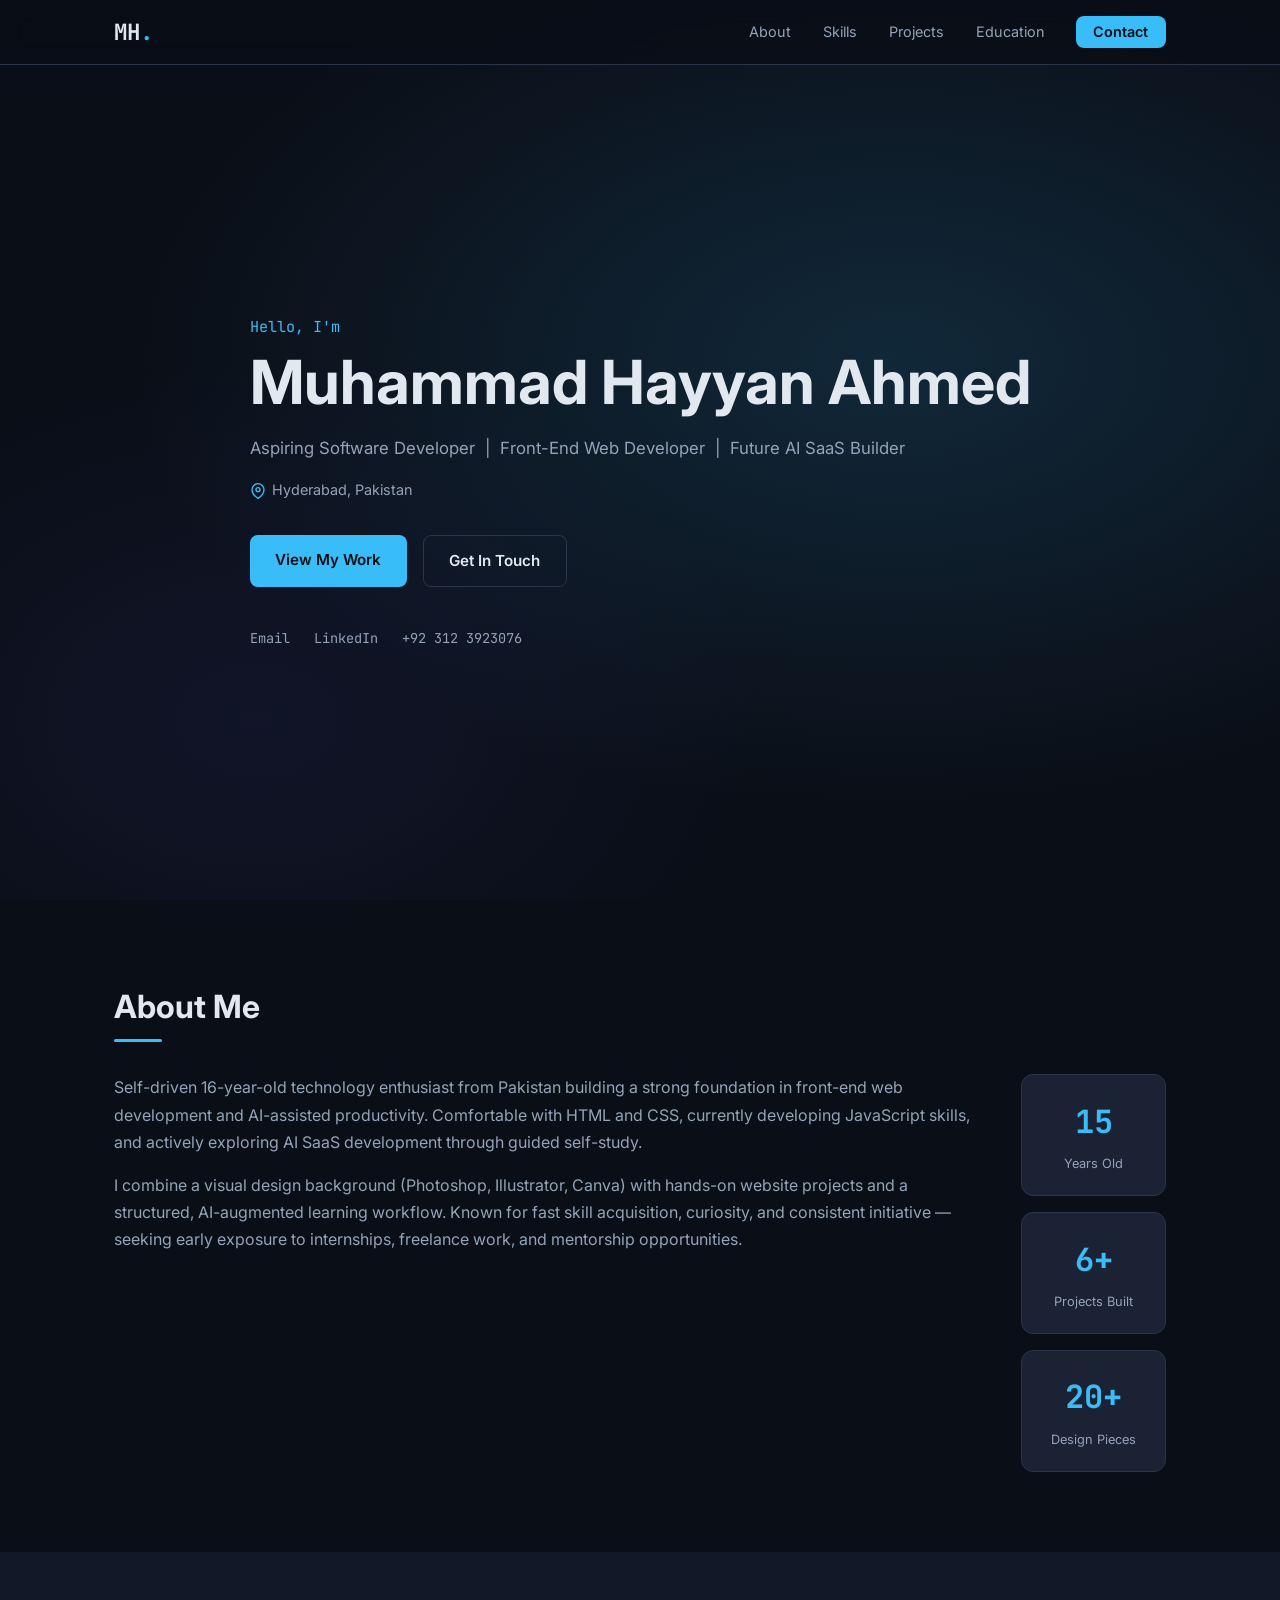
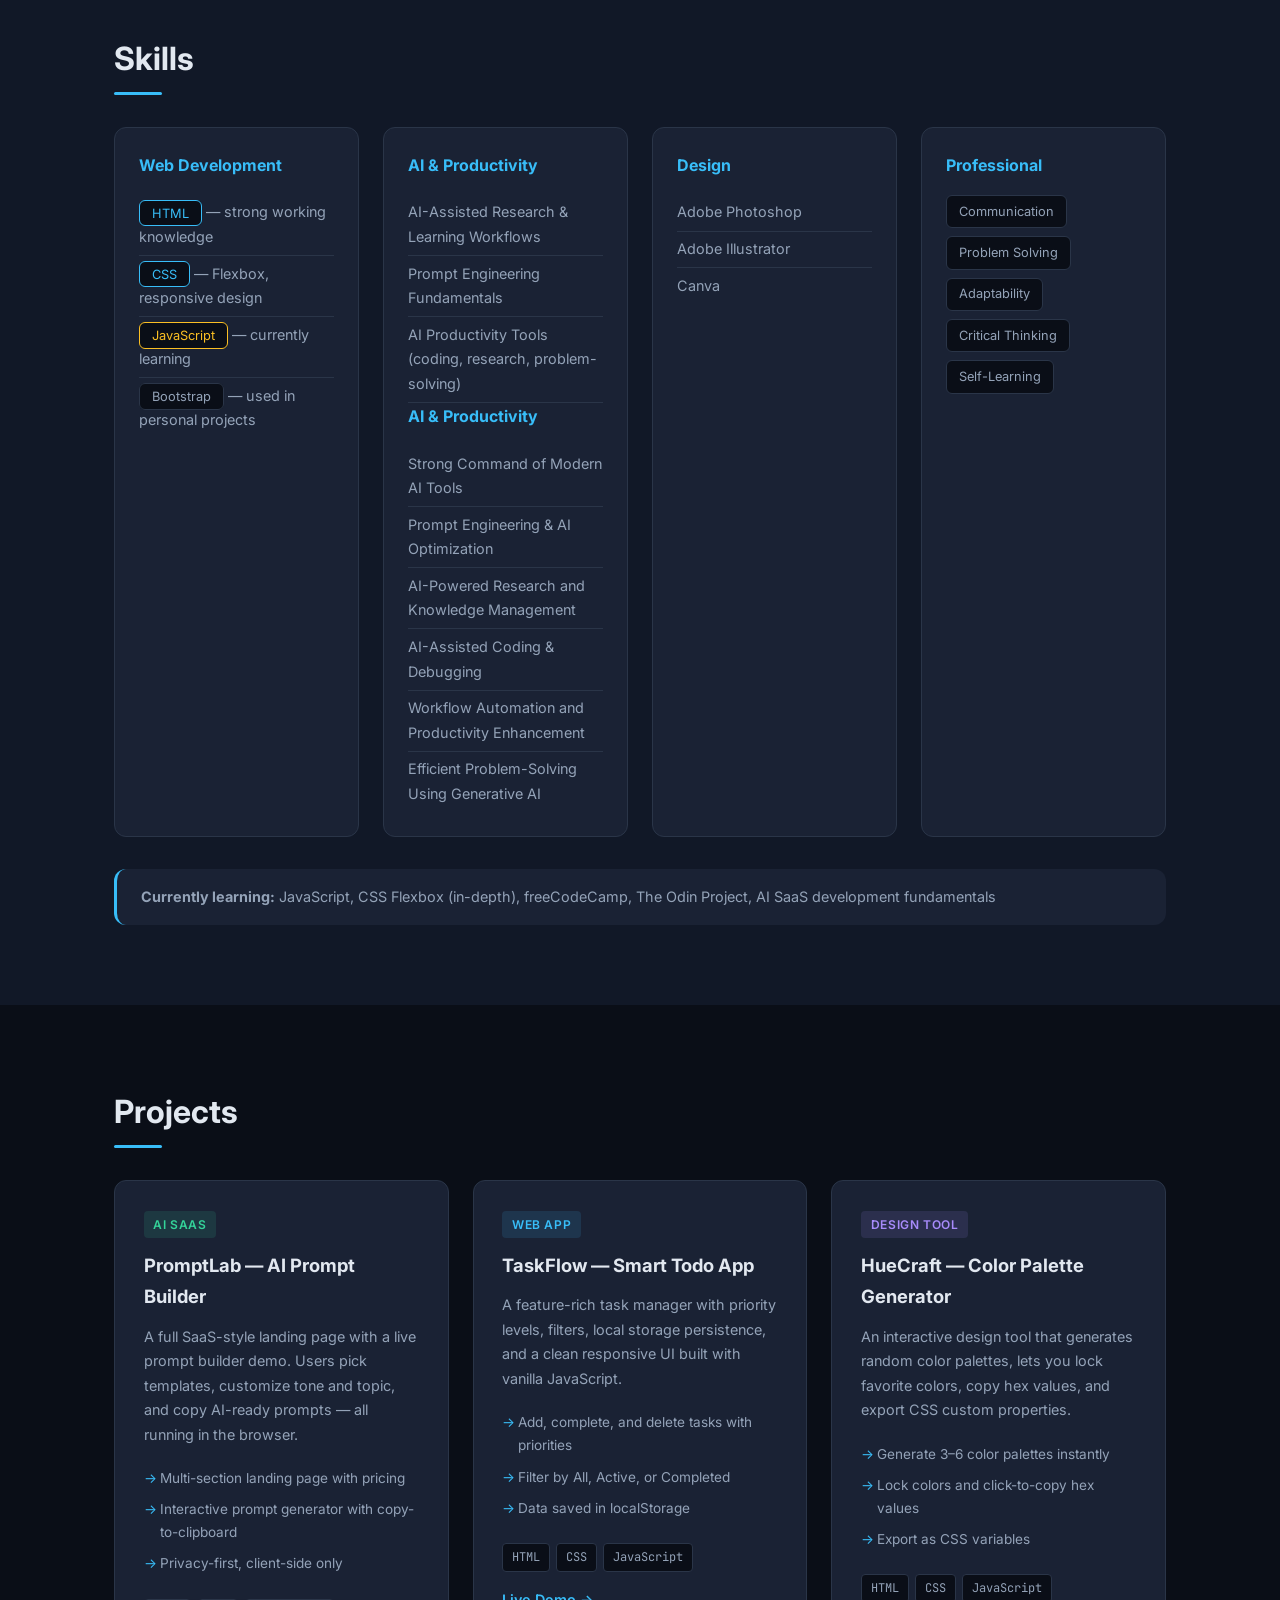
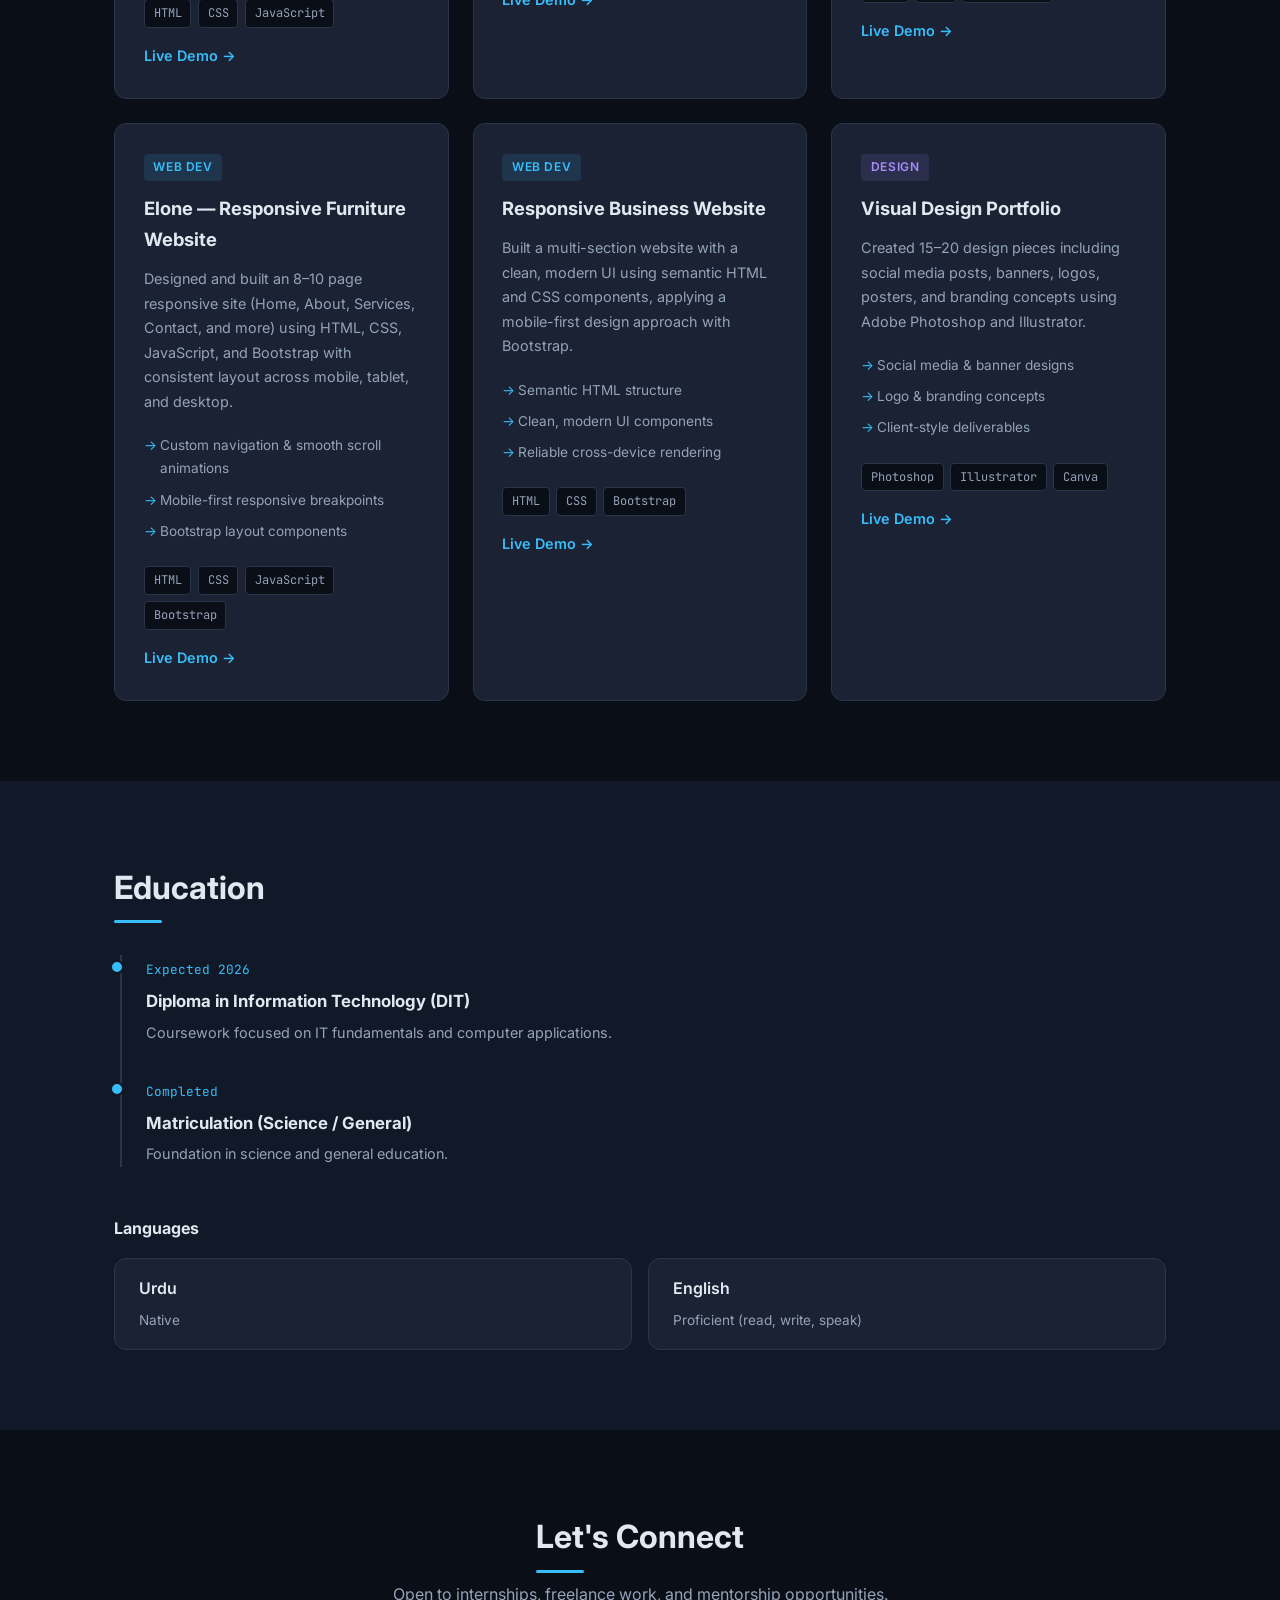
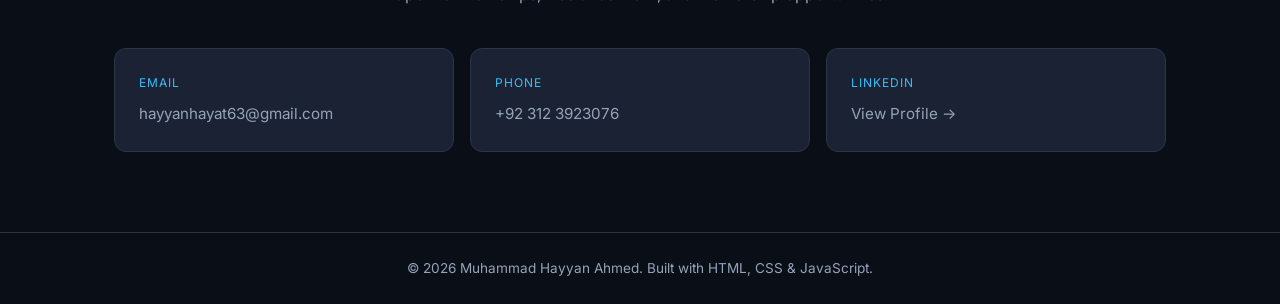
<file: index.html>
<!DOCTYPE html>
<html lang="en">
<head>
  <meta charset="UTF-8">
  <meta http-equiv="refresh" content="0; url=Hayyan.html">
  <title>Muhammad Hayyan Ahmed</title>
  <script>window.location.replace('Hayyan.html');</script>
</head>
<body>
  <p>Redirecting to <a href="Hayyan.html">portfolio</a>...</p>
</body>
</html>
</file>
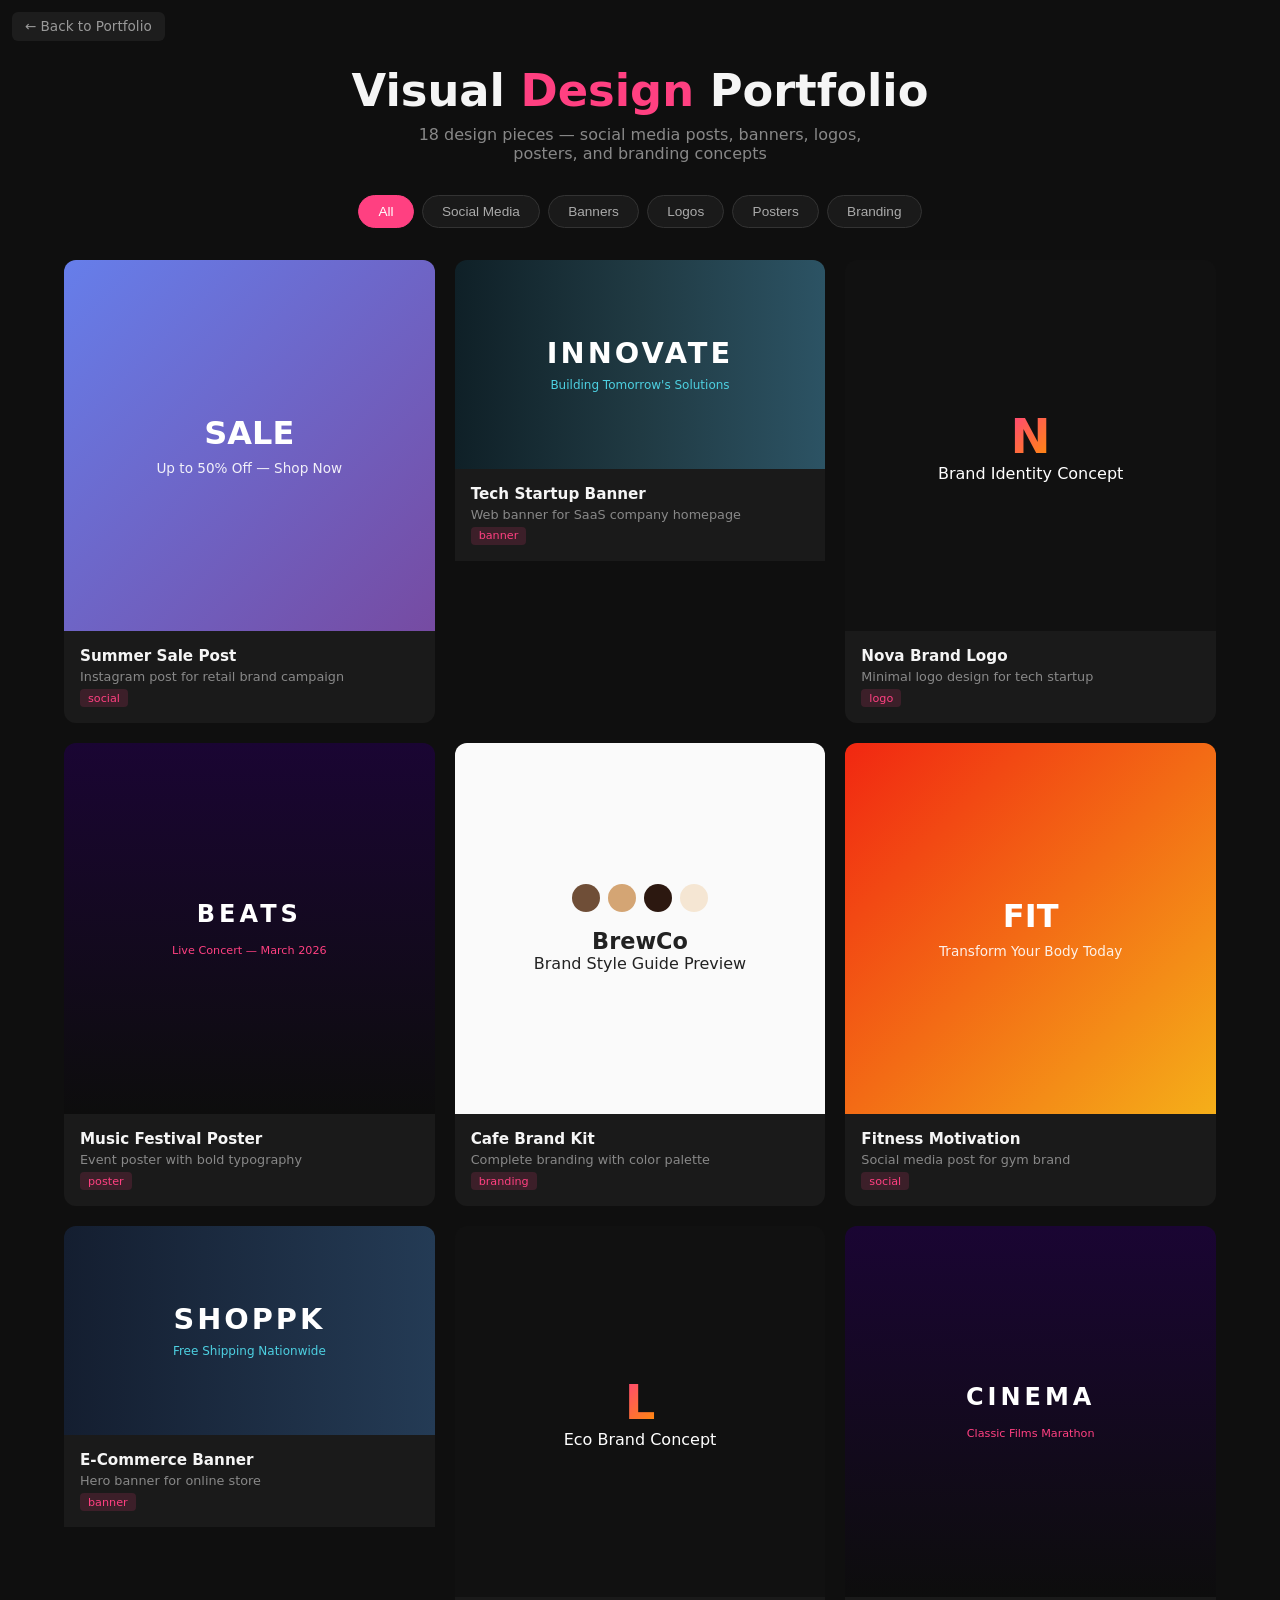
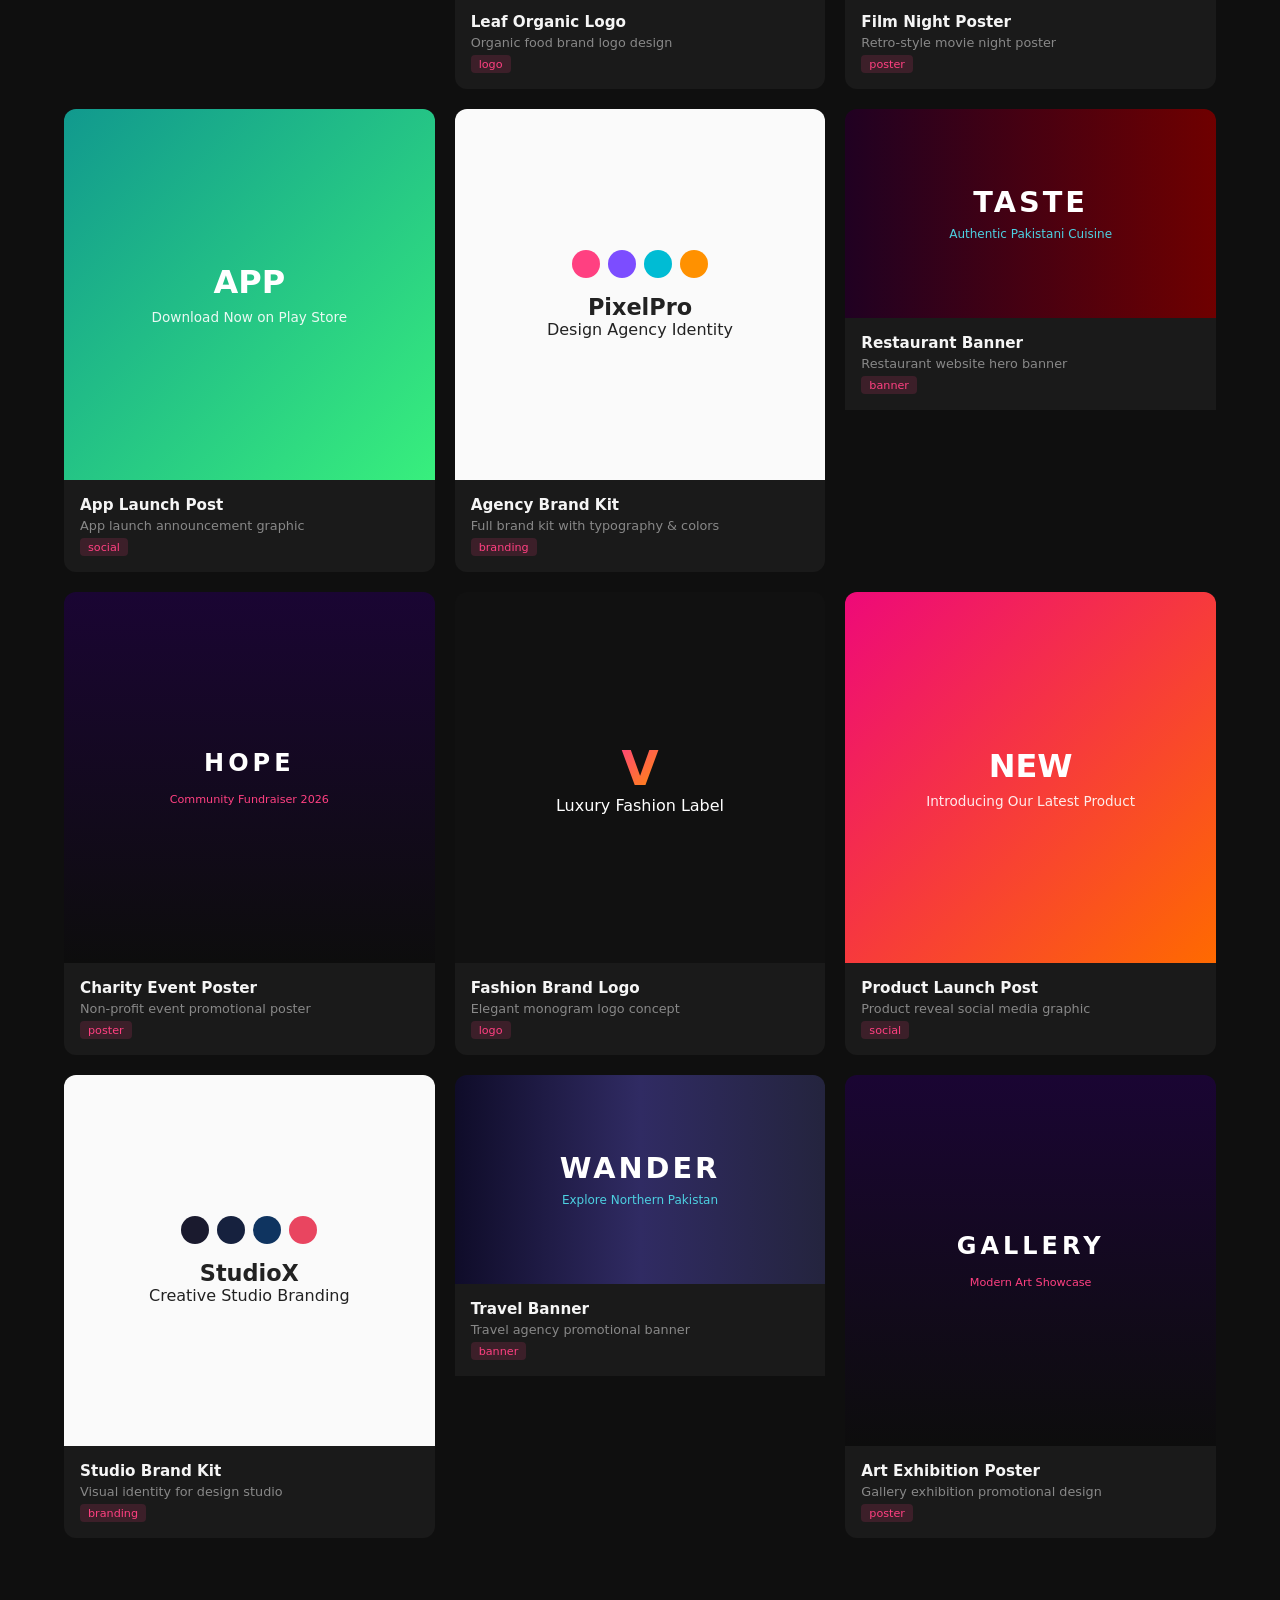
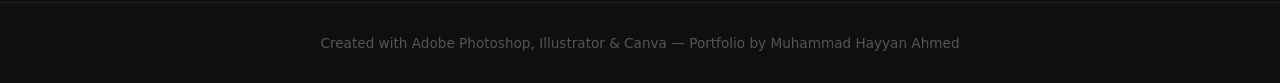
<file: projects/design-portfolio/index.html>
<!DOCTYPE html>
<html lang="en">
<head>
  <meta charset="UTF-8">
  <meta name="viewport" content="width=device-width, initial-scale=1.0">
  <title>Visual Design Portfolio — Muhammad Hayyan Ahmed</title>
  <link rel="stylesheet" href="css/style.css">
</head>
<body>
  <a href="../../Hayyan.html" class="back-portfolio">← Back to Portfolio</a>

  <header>
    <h1>Visual <span>Design</span> Portfolio</h1>
    <p>18 design pieces — social media posts, banners, logos, posters, and branding concepts</p>
  </header>

  <div class="filters">
    <button class="filter-btn active" data-filter="all">All</button>
    <button class="filter-btn" data-filter="social">Social Media</button>
    <button class="filter-btn" data-filter="banner">Banners</button>
    <button class="filter-btn" data-filter="logo">Logos</button>
    <button class="filter-btn" data-filter="poster">Posters</button>
    <button class="filter-btn" data-filter="branding">Branding</button>
  </div>

  <div class="gallery" id="gallery"></div>

  <div class="lightbox" id="lightbox">
    <button class="lightbox-close" id="lightbox-close">&times;</button>
    <div class="lightbox-content">
      <div class="lightbox-preview" id="lightbox-preview"></div>
      <h2 id="lightbox-title"></h2>
      <p id="lightbox-desc"></p>
      <div class="lightbox-nav">
        <button id="prev-btn">← Previous</button>
        <button id="next-btn">Next →</button>
      </div>
    </div>
  </div>

  <footer>
    <p>Created with Adobe Photoshop, Illustrator & Canva — Portfolio by Muhammad Hayyan Ahmed</p>
  </footer>

  <script src="js/script.js"></script>
</body>
</html>
</file>
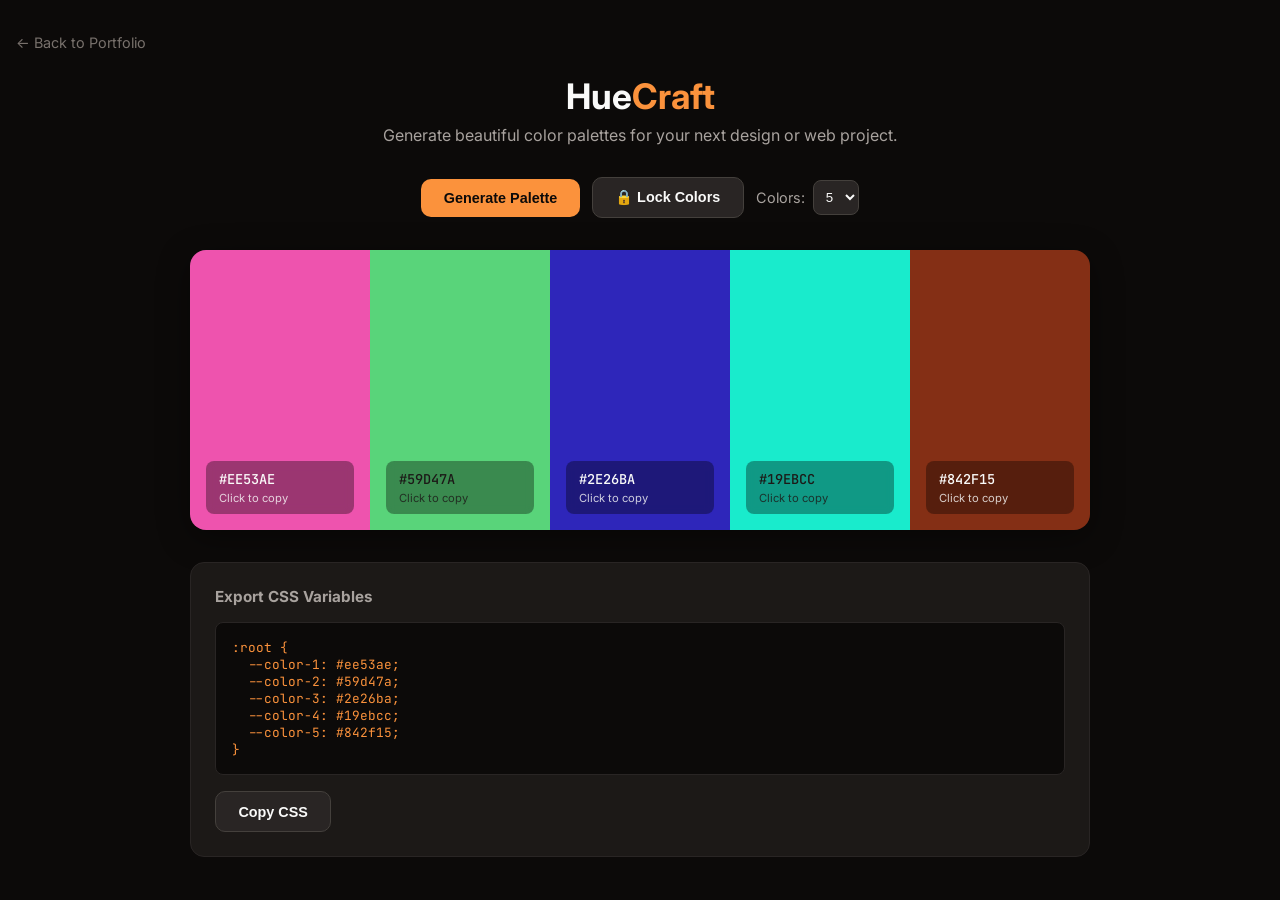
<file: projects/huecraft/index.html>
<!DOCTYPE html>
<html lang="en">
<head>
  <meta charset="UTF-8">
  <meta name="viewport" content="width=device-width, initial-scale=1.0">
  <title>HueCraft — Color Palette Generator</title>
  <link rel="stylesheet" href="style.css">
  <link href="https://fonts.googleapis.com/css2?family=Inter:wght@400;500;600;700&family=JetBrains+Mono:wght@400;500&display=swap" rel="stylesheet">
</head>
<body>
  <a href="../../Hayyan.html" class="back-link">← Back to Portfolio</a>

  <div class="app">
    <header>
      <h1>Hue<span>Craft</span></h1>
      <p>Generate beautiful color palettes for your next design or web project.</p>
    </header>

    <div class="controls">
      <button class="btn btn--primary" id="generate-btn">Generate Palette</button>
      <button class="btn btn--secondary" id="lock-btn">🔒 Lock Colors</button>
      <label class="count-label">
        Colors:
        <select id="count-select">
          <option value="3">3</option>
          <option value="4">4</option>
          <option value="5" selected>5</option>
          <option value="6">6</option>
        </select>
      </label>
    </div>

    <div class="palette" id="palette"></div>

    <div class="export">
      <h3>Export CSS Variables</h3>
      <pre id="css-output"></pre>
      <button class="btn btn--secondary" id="copy-css-btn">Copy CSS</button>
    </div>
  </div>

  <div class="toast" id="toast">Copied to clipboard!</div>

  <script src="script.js"></script>
</body>
</html>
</file>
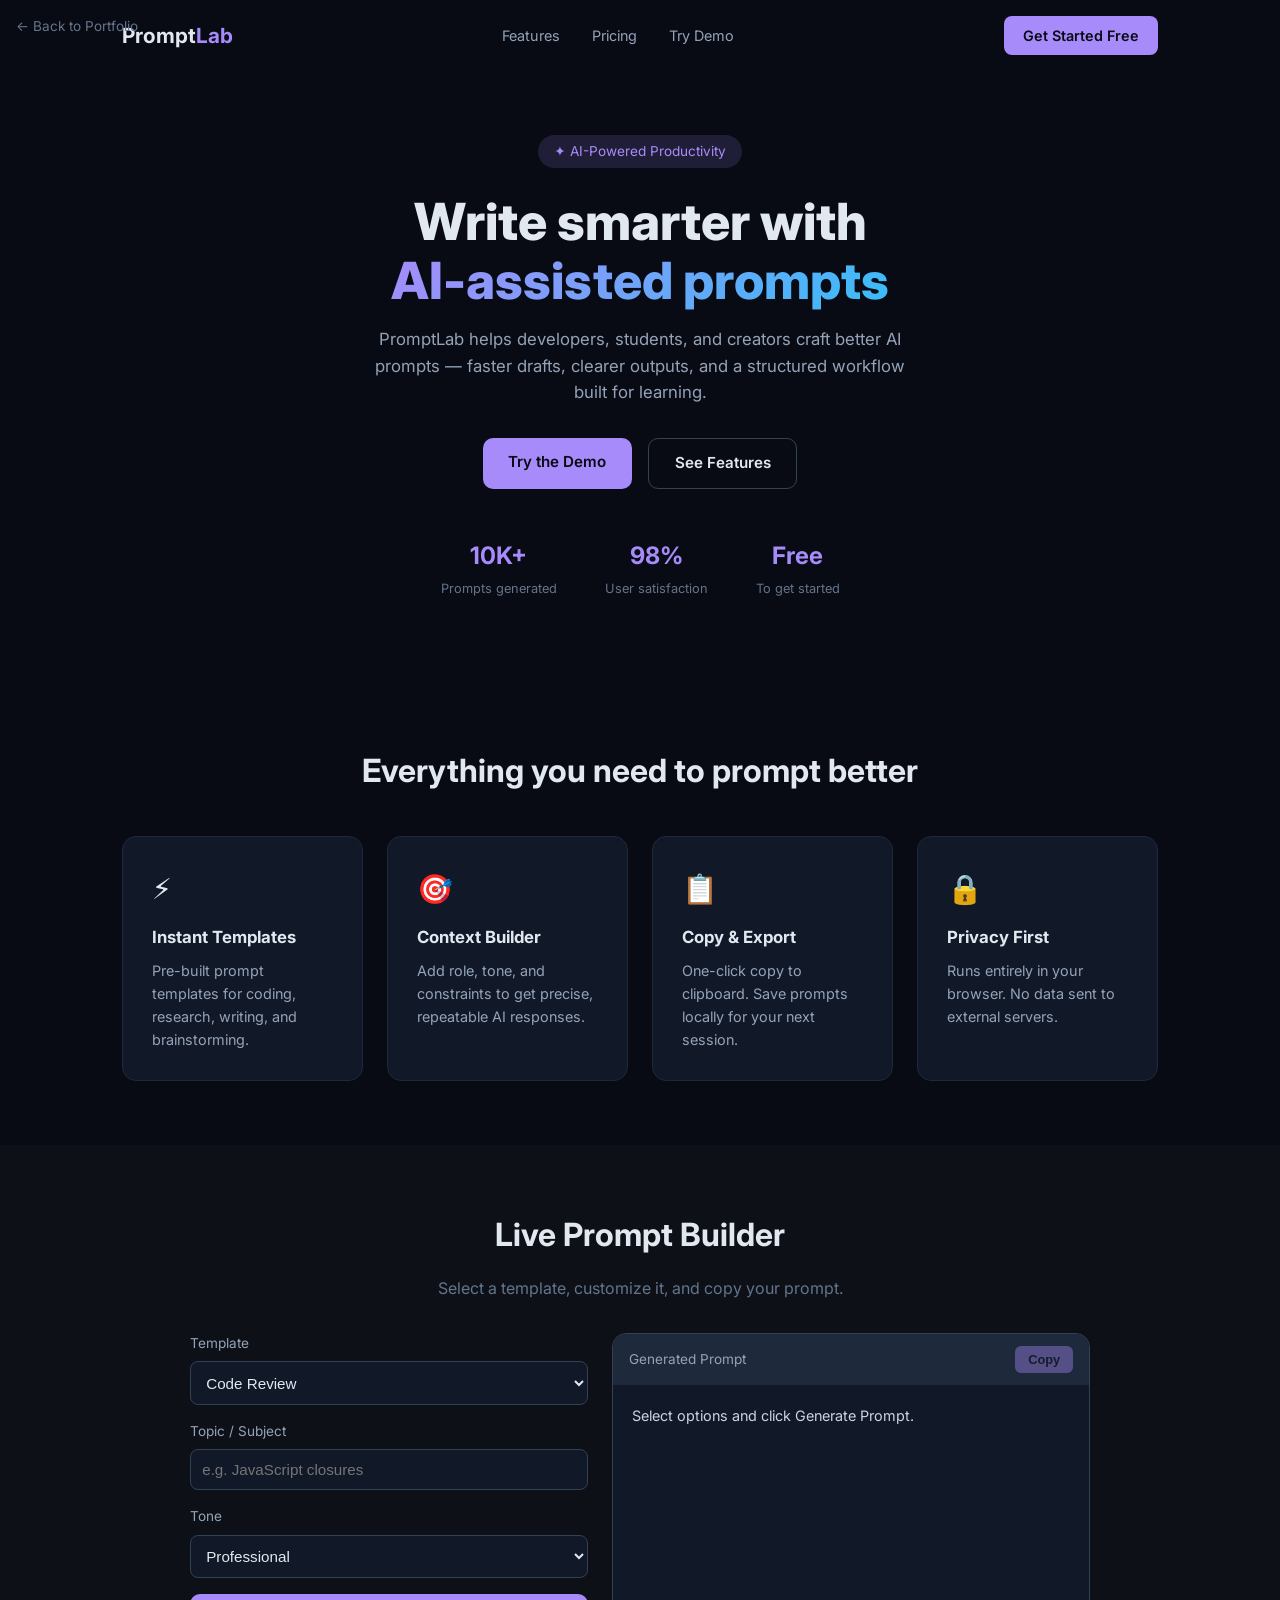
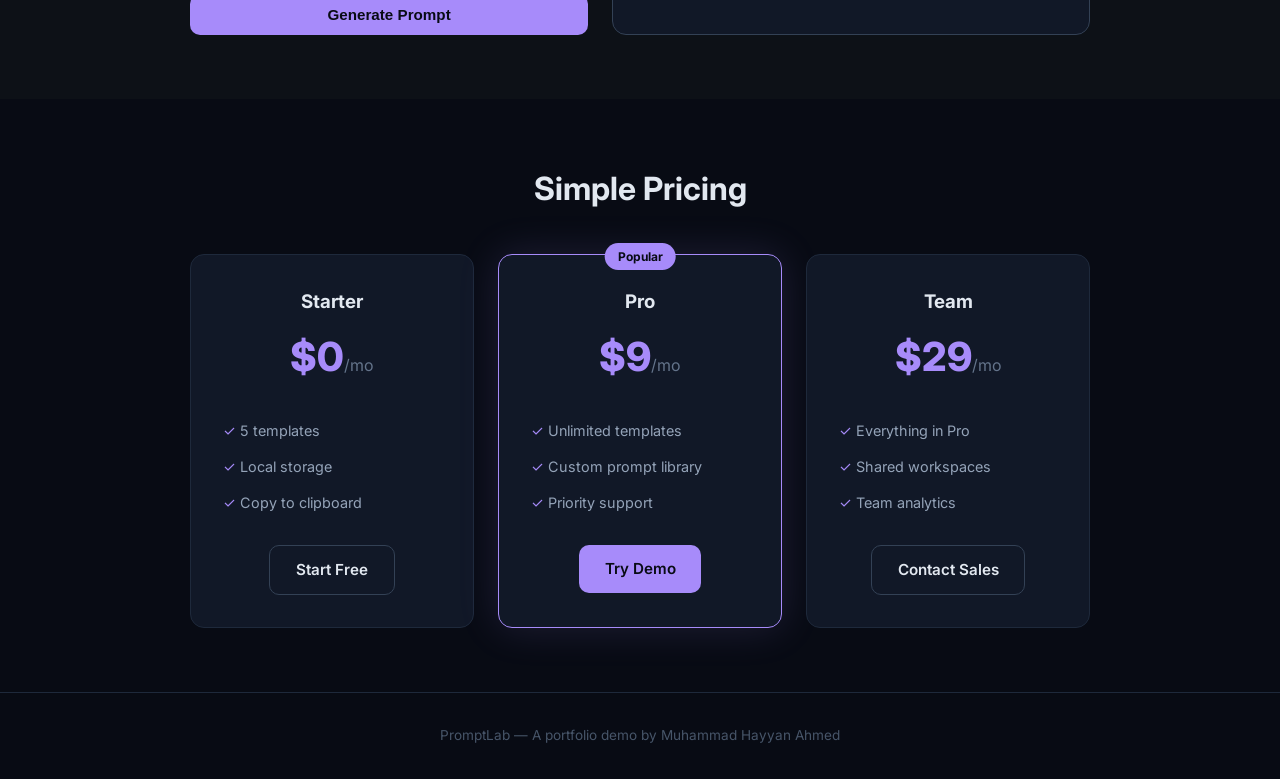
<file: projects/promptlab/index.html>
<!DOCTYPE html>
<html lang="en">
<head>
  <meta charset="UTF-8">
  <meta name="viewport" content="width=device-width, initial-scale=1.0">
  <title>PromptLab — AI Writing Assistant</title>
  <link rel="stylesheet" href="style.css">
  <link href="https://fonts.googleapis.com/css2?family=Inter:wght@400;500;600;700;800&display=swap" rel="stylesheet">
</head>
<body>
  <a href="../../Hayyan.html" class="back-link">← Back to Portfolio</a>

  <nav class="nav">
    <div class="nav__brand">Prompt<span>Lab</span></div>
    <ul class="nav__links">
      <li><a href="#features">Features</a></li>
      <li><a href="#pricing">Pricing</a></li>
      <li><a href="#demo">Try Demo</a></li>
    </ul>
    <a href="#demo" class="nav__cta">Get Started Free</a>
  </nav>

  <header class="hero">
    <div class="hero__badge">✦ AI-Powered Productivity</div>
    <h1>Write smarter with<br><span>AI-assisted prompts</span></h1>
    <p class="hero__desc">
      PromptLab helps developers, students, and creators craft better AI prompts —
      faster drafts, clearer outputs, and a structured workflow built for learning.
    </p>
    <div class="hero__actions">
      <a href="#demo" class="btn btn--primary">Try the Demo</a>
      <a href="#features" class="btn btn--ghost">See Features</a>
    </div>
    <div class="hero__stats">
      <div><strong>10K+</strong><span>Prompts generated</span></div>
      <div><strong>98%</strong><span>User satisfaction</span></div>
      <div><strong>Free</strong><span>To get started</span></div>
    </div>
  </header>

  <section class="features" id="features">
    <h2>Everything you need to prompt better</h2>
    <div class="features__grid">
      <article class="feature-card">
        <div class="feature-icon">⚡</div>
        <h3>Instant Templates</h3>
        <p>Pre-built prompt templates for coding, research, writing, and brainstorming.</p>
      </article>
      <article class="feature-card">
        <div class="feature-icon">🎯</div>
        <h3>Context Builder</h3>
        <p>Add role, tone, and constraints to get precise, repeatable AI responses.</p>
      </article>
      <article class="feature-card">
        <div class="feature-icon">📋</div>
        <h3>Copy & Export</h3>
        <p>One-click copy to clipboard. Save prompts locally for your next session.</p>
      </article>
      <article class="feature-card">
        <div class="feature-icon">🔒</div>
        <h3>Privacy First</h3>
        <p>Runs entirely in your browser. No data sent to external servers.</p>
      </article>
    </div>
  </section>

  <section class="demo" id="demo">
    <h2>Live Prompt Builder</h2>
    <p class="demo__subtitle">Select a template, customize it, and copy your prompt.</p>
    <div class="demo__panel">
      <div class="demo__controls">
        <label>
          Template
          <select id="template-select">
            <option value="code">Code Review</option>
            <option value="explain">Explain Concept</option>
            <option value="debug">Debug Helper</option>
            <option value="write">Content Writer</option>
          </select>
        </label>
        <label>
          Topic / Subject
          <input type="text" id="topic-input" placeholder="e.g. JavaScript closures">
        </label>
        <label>
          Tone
          <select id="tone-select">
            <option value="professional">Professional</option>
            <option value="friendly">Friendly</option>
            <option value="concise">Concise</option>
          </select>
        </label>
        <button class="btn btn--primary" id="generate-btn">Generate Prompt</button>
      </div>
      <div class="demo__output">
        <div class="output-header">
          <span>Generated Prompt</span>
          <button id="copy-btn" disabled>Copy</button>
        </div>
        <pre id="output-text">Select options and click Generate Prompt.</pre>
      </div>
    </div>
  </section>

  <section class="pricing" id="pricing">
    <h2>Simple Pricing</h2>
    <div class="pricing__grid">
      <div class="price-card">
        <h3>Starter</h3>
        <div class="price">$0<span>/mo</span></div>
        <ul>
          <li>5 templates</li>
          <li>Local storage</li>
          <li>Copy to clipboard</li>
        </ul>
        <a href="#demo" class="btn btn--ghost">Start Free</a>
      </div>
      <div class="price-card price-card--featured">
        <div class="price-badge">Popular</div>
        <h3>Pro</h3>
        <div class="price">$9<span>/mo</span></div>
        <ul>
          <li>Unlimited templates</li>
          <li>Custom prompt library</li>
          <li>Priority support</li>
        </ul>
        <a href="#demo" class="btn btn--primary">Try Demo</a>
      </div>
      <div class="price-card">
        <h3>Team</h3>
        <div class="price">$29<span>/mo</span></div>
        <ul>
          <li>Everything in Pro</li>
          <li>Shared workspaces</li>
          <li>Team analytics</li>
        </ul>
        <a href="#demo" class="btn btn--ghost">Contact Sales</a>
      </div>
    </div>
  </section>

  <footer class="footer">
    <p>PromptLab — A portfolio demo by Muhammad Hayyan Ahmed</p>
  </footer>

  <script>
    const templates = {
      code: (topic, tone) =>
        `You are an expert code reviewer. In a ${tone} tone, review the following ${topic || 'code snippet'}. Identify bugs, suggest improvements, and explain your reasoning step by step.`,
      explain: (topic, tone) =>
        `Explain ${topic || 'this concept'} in a ${tone} tone. Use simple analogies, break it into clear sections, and include a practical example.`,
      debug: (topic, tone) =>
        `Help me debug an issue related to ${topic || 'my code'}. Ask clarifying questions first, then provide a ${tone}, structured troubleshooting guide.`,
      write: (topic, tone) =>
        `Write ${tone} content about ${topic || 'the given topic'}. Include a compelling headline, 3 key points, and a call to action.`
    };

    const templateSelect = document.getElementById('template-select');
    const topicInput = document.getElementById('topic-input');
    const toneSelect = document.getElementById('tone-select');
    const generateBtn = document.getElementById('generate-btn');
    const outputText = document.getElementById('output-text');
    const copyBtn = document.getElementById('copy-btn');

    generateBtn.addEventListener('click', () => {
      const prompt = templates[templateSelect.value](topicInput.value.trim(), toneSelect.value);
      outputText.textContent = prompt;
      copyBtn.disabled = false;
    });

    copyBtn.addEventListener('click', () => {
      navigator.clipboard.writeText(outputText.textContent).then(() => {
        copyBtn.textContent = 'Copied!';
        setTimeout(() => { copyBtn.textContent = 'Copy'; }, 2000);
      });
    });
  </script>
</body>
</html>
</file>
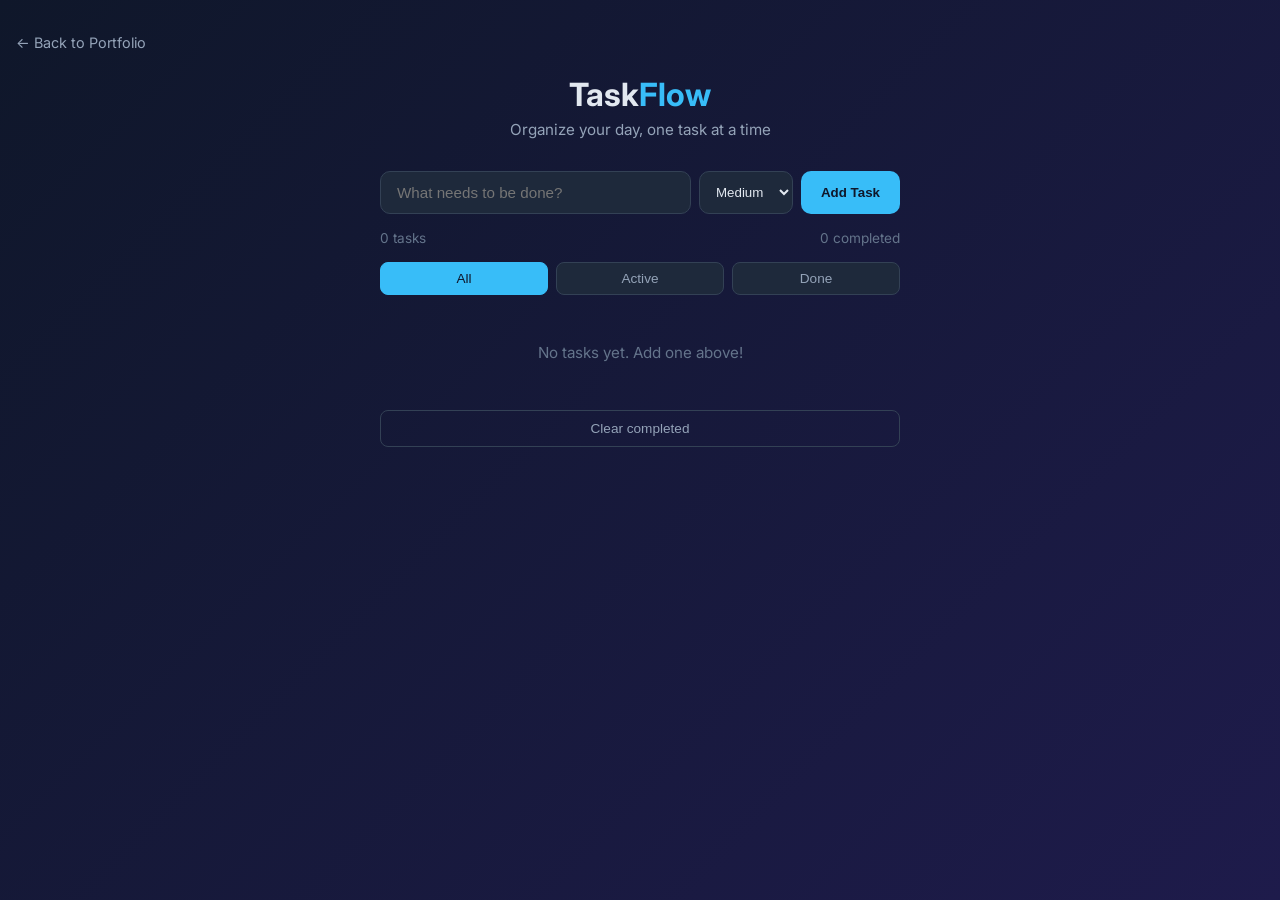
<file: projects/taskflow/index.html>
<!DOCTYPE html>
<html lang="en">
<head>
  <meta charset="UTF-8">
  <meta name="viewport" content="width=device-width, initial-scale=1.0">
  <title>TaskFlow — Smart Todo App</title>
  <link rel="stylesheet" href="style.css">
  <link href="https://fonts.googleapis.com/css2?family=Inter:wght@400;500;600;700&display=swap" rel="stylesheet">
</head>
<body>
  <a href="../../Hayyan.html" class="back-link">← Back to Portfolio</a>

  <div class="app">
    <header class="app-header">
      <div class="logo">Task<span>Flow</span></div>
      <p class="subtitle">Organize your day, one task at a time</p>
    </header>

    <form class="add-form" id="add-form">
      <input type="text" id="task-input" placeholder="What needs to be done?" autocomplete="off" required>
      <select id="priority-select">
        <option value="low">Low</option>
        <option value="medium" selected>Medium</option>
        <option value="high">High</option>
      </select>
      <button type="submit">Add Task</button>
    </form>

    <div class="stats" id="stats">
      <span id="stat-total">0 tasks</span>
      <span id="stat-done">0 completed</span>
    </div>

    <div class="filters">
      <button class="filter-btn active" data-filter="all">All</button>
      <button class="filter-btn" data-filter="active">Active</button>
      <button class="filter-btn" data-filter="completed">Done</button>
    </div>

    <ul class="task-list" id="task-list"></ul>

    <button class="clear-btn" id="clear-completed" hidden>Clear completed</button>
  </div>

  <script src="script.js"></script>
</body>
</html>
</file>
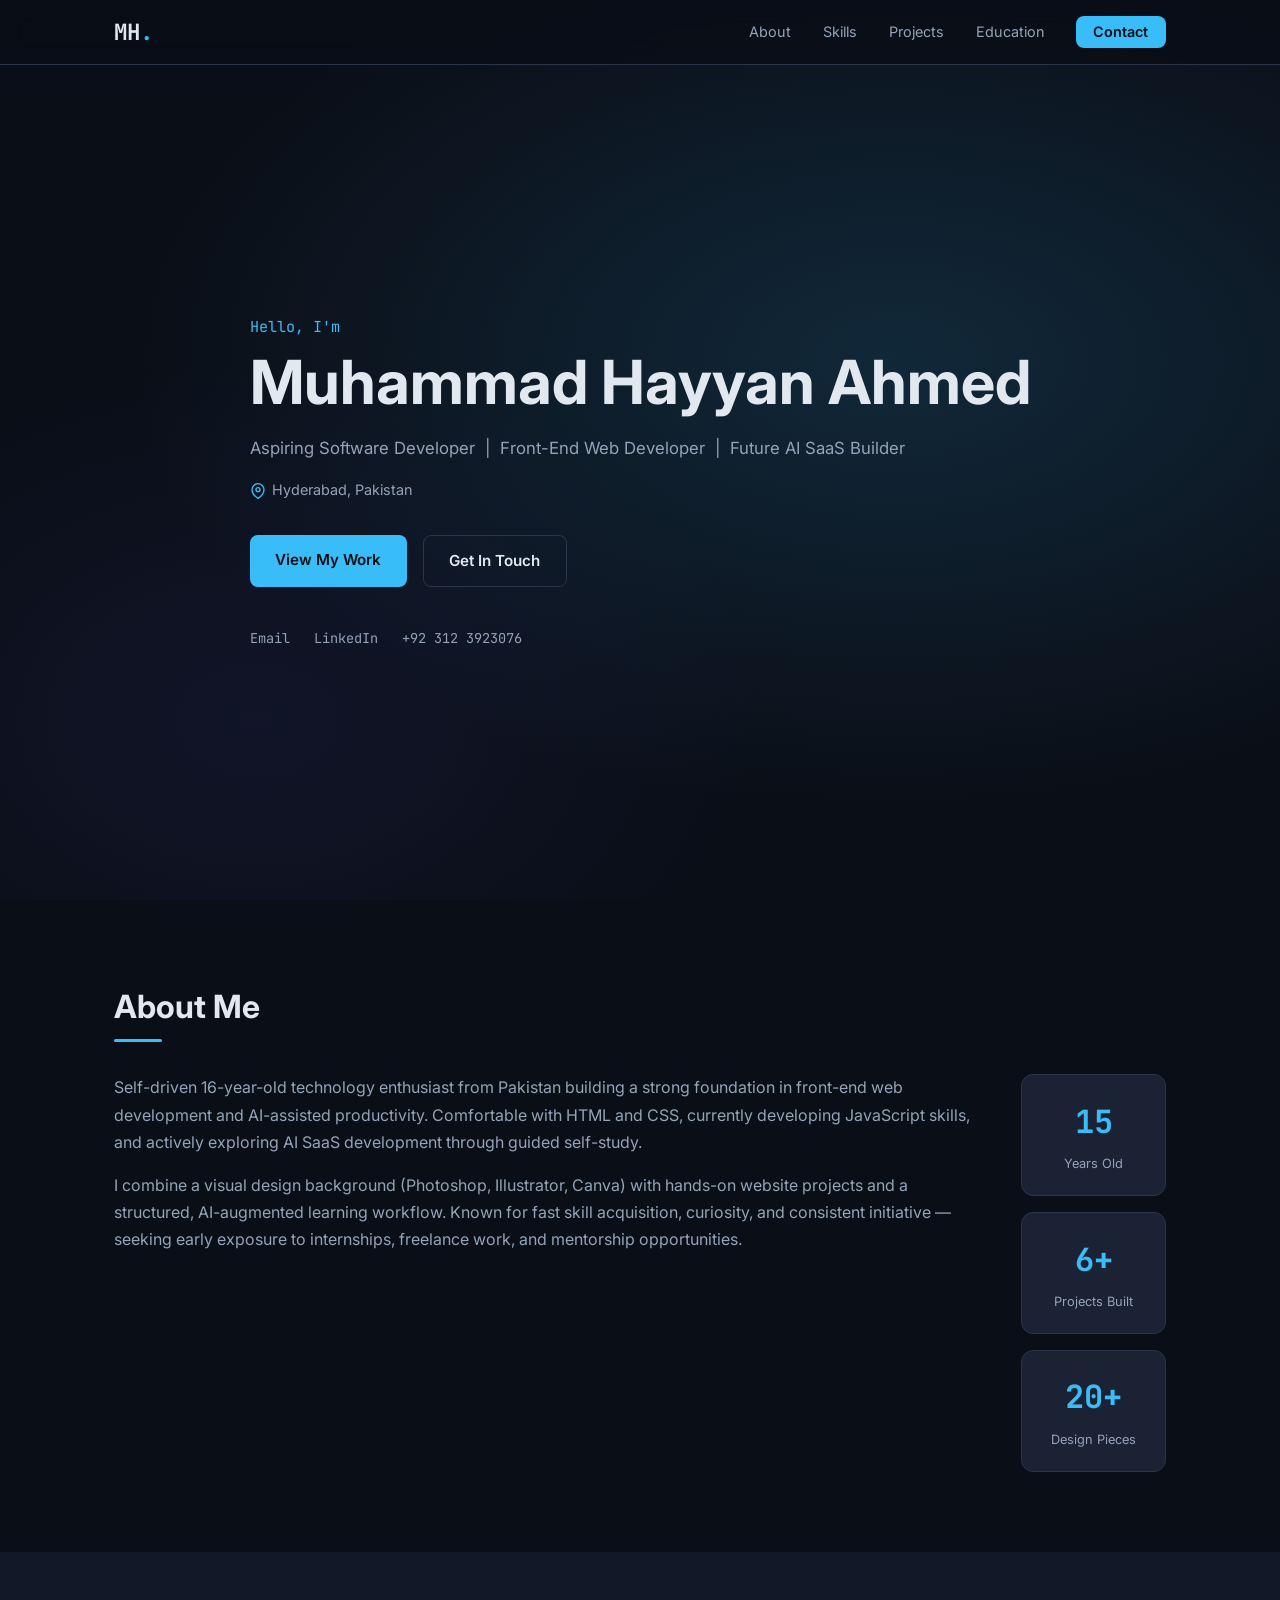
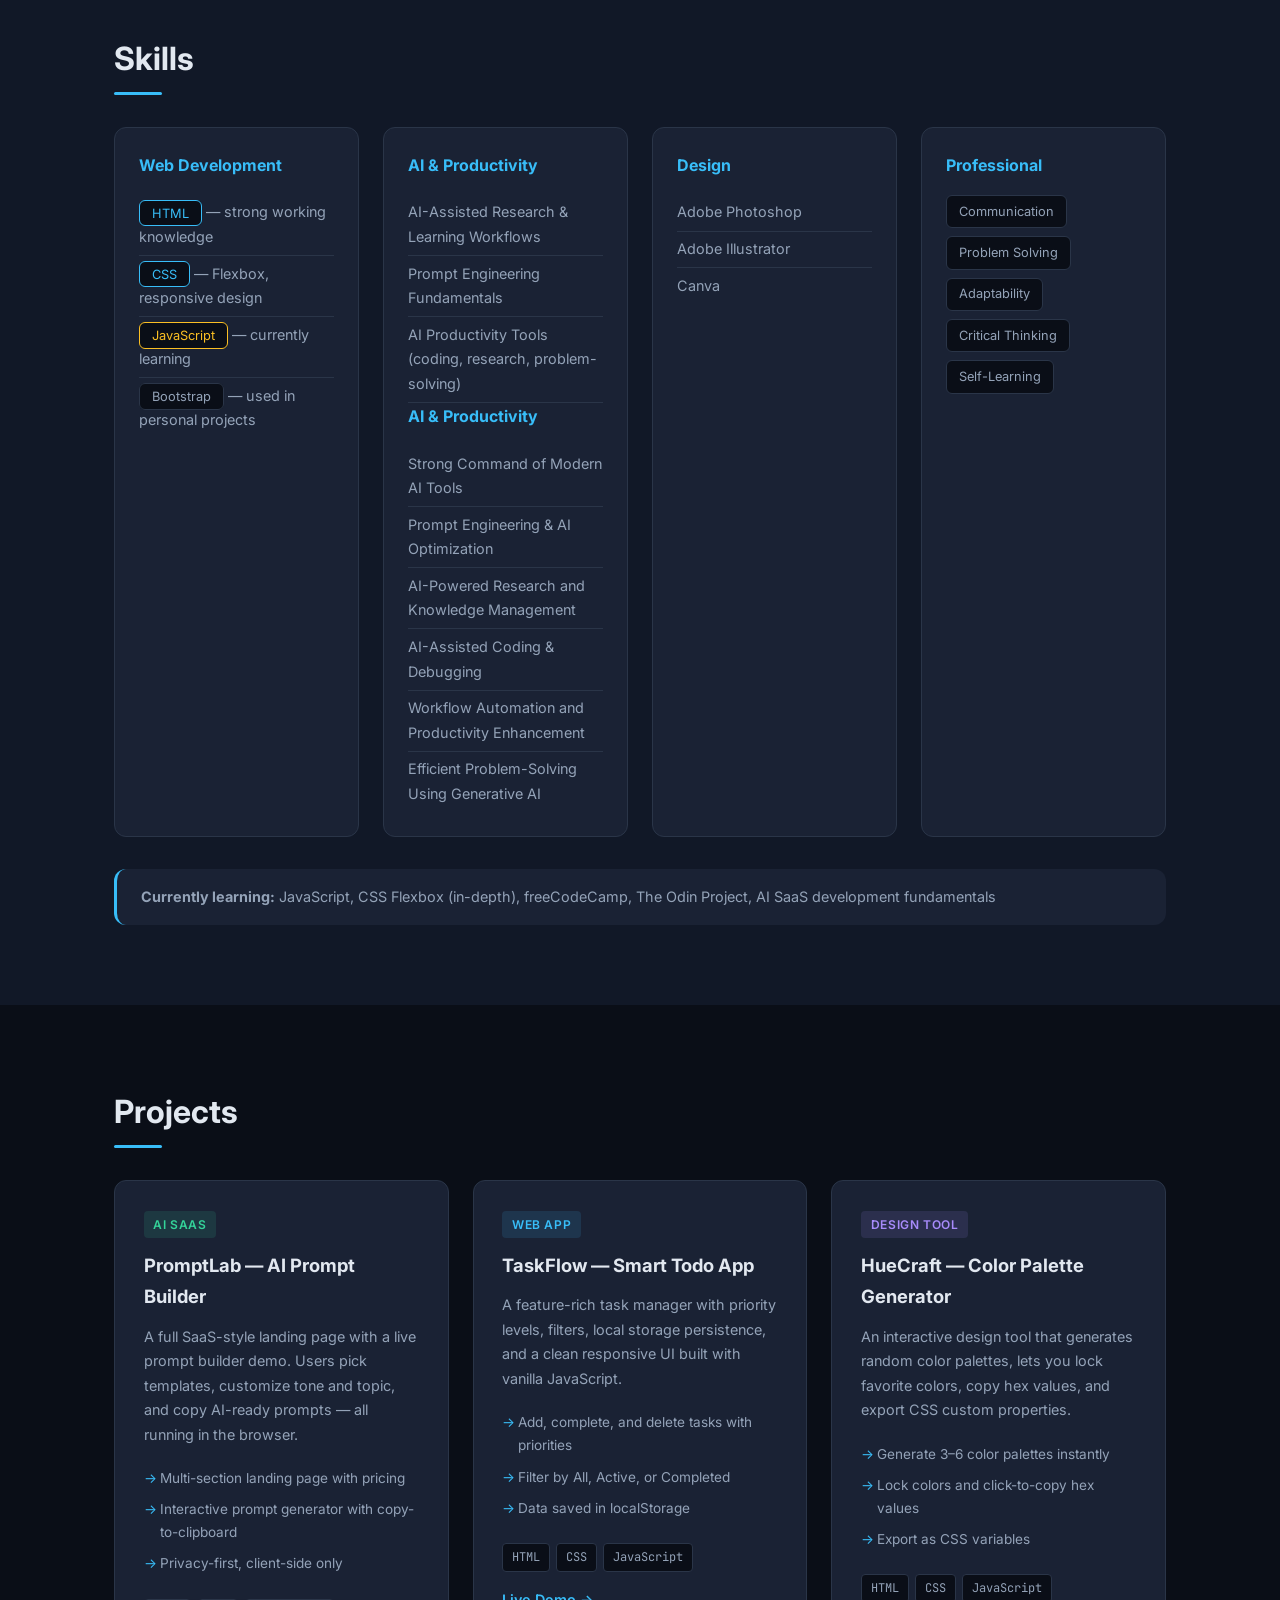
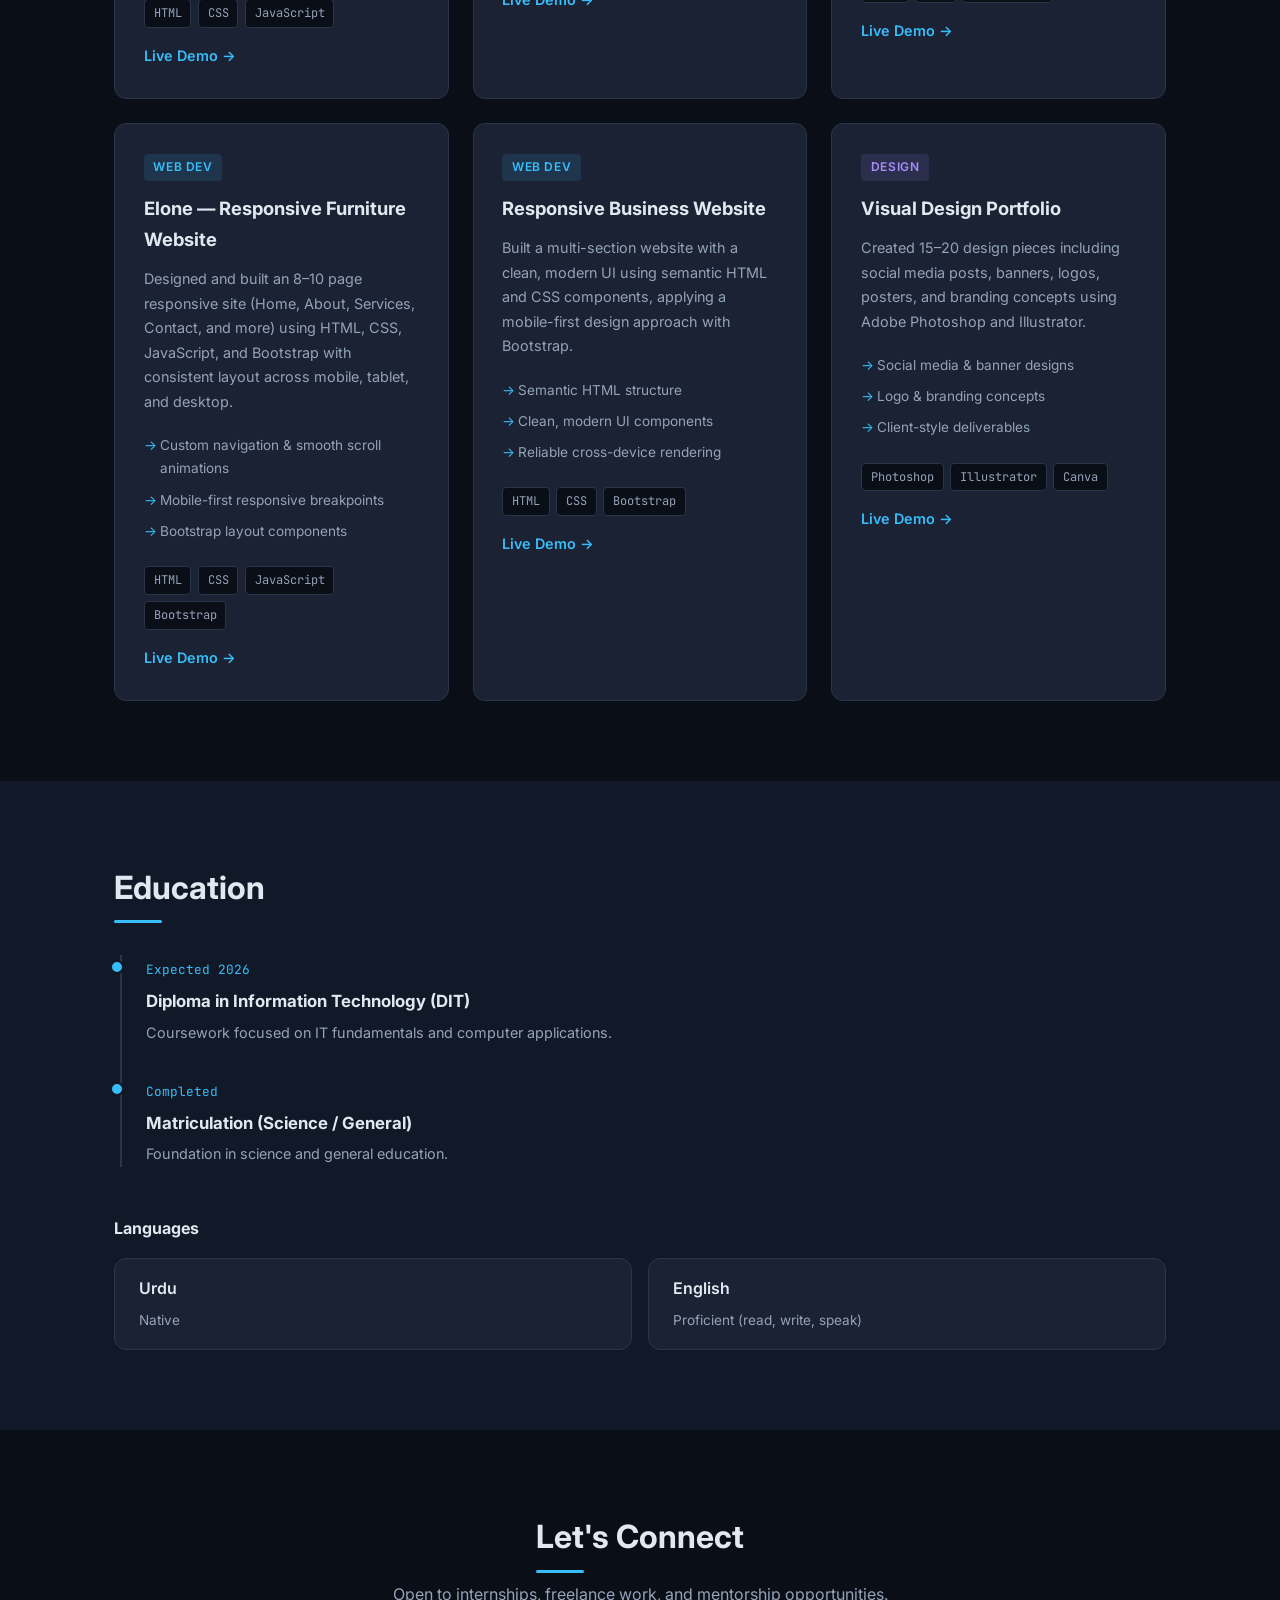
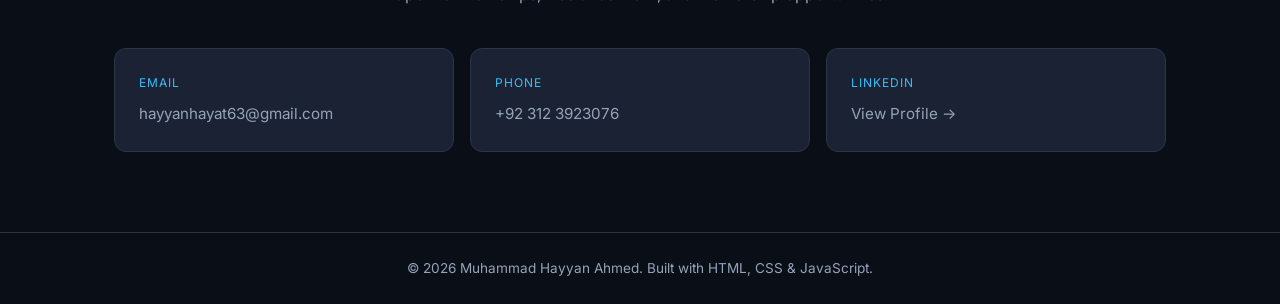
<file: Hayyan.html>
<!DOCTYPE html>
<html lang="en">
<head>
  <meta charset="UTF-8">
  <meta name="viewport" content="width=device-width, initial-scale=1.0">
  <meta name="description" content="Muhammad Hayyan Ahmed — Aspiring Software Developer & Front-End Web Developer from Hyderabad, Pakistan.">
  <title>Muhammad Hayyan Ahmed | Portfolio</title>
  <link rel="stylesheet" href="styles.css">
  <link rel="preconnect" href="https://fonts.googleapis.com">
  <link rel="preconnect" href="https://fonts.gstatic.com" crossorigin>
  <link href="https://fonts.googleapis.com/css2?family=Inter:wght@400;500;600;700&family=JetBrains+Mono:wght@400;500&display=swap" rel="stylesheet">
</head>
<body>

  <header class="header" id="header">
    <nav class="nav container">
      <a href="#home" class="nav__logo">MH<span class="accent">.</span></a>
      <button class="nav__toggle" id="nav-toggle" aria-label="Toggle menu">
        <span></span><span></span><span></span>
      </button>
      <ul class="nav__menu" id="nav-menu">
        <li><a href="#about" class="nav__link">About</a></li>
        <li><a href="#skills" class="nav__link">Skills</a></li>
        <li><a href="#projects" class="nav__link">Projects</a></li>
        <li><a href="#education" class="nav__link">Education</a></li>
        <li><a href="#contact" class="nav__link nav__link--cta">Contact</a></li>
      </ul>
    </nav>
  </header>

  <main>
    <section class="hero" id="home">
      <div class="container hero__content">
        <p class="hero__greeting">Hello, I'm</p>
        <h1 class="hero__name">Muhammad Hayyan Ahmed</h1>
        <p class="hero__title">
          Aspiring Software Developer &nbsp;|&nbsp; Front-End Web Developer &nbsp;|&nbsp; Future AI SaaS Builder
        </p>
        <p class="hero__location">
          <svg width="16" height="16" viewBox="0 0 24 24" fill="none" stroke="currentColor" stroke-width="2"><path d="M21 10c0 7-9 13-9 13s-9-6-9-13a9 9 0 0 1 18 0z"/><circle cx="12" cy="10" r="3"/></svg>
          Hyderabad, Pakistan
        </p>
        <div class="hero__actions">
          <a href="#projects" class="btn btn--primary">View My Work</a>
          <a href="#contact" class="btn btn--outline">Get In Touch</a>
        </div>
        <div class="hero__social">
          <a href="mailto:hayyanhayat63@gmail.com" aria-label="Email">Email</a>
          <a href="https://www.linkedin.com/in/hayyan-hayat/" target="_blank" rel="noopener" aria-label="LinkedIn">LinkedIn</a>
          <a href="tel:+923123923076" aria-label="Phone">+92 312 3923076</a>
        </div>
      </div>
      <div class="hero__bg"></div>
    </section>

    <section class="section" id="about">
      <div class="container">
        <h2 class="section__title">About Me</h2>
        <div class="about__grid">
          <div class="about__text">
            <p>
              Self-driven 16-year-old technology enthusiast from Pakistan building a strong foundation in front-end web development and AI-assisted productivity. Comfortable with HTML and CSS, currently developing JavaScript skills, and actively exploring AI SaaS development through guided self-study.
            </p>
            <p>
              I combine a visual design background (Photoshop, Illustrator, Canva) with hands-on website projects and a structured, AI-augmented learning workflow. Known for fast skill acquisition, curiosity, and consistent initiative — seeking early exposure to internships, freelance work, and mentorship opportunities.
            </p>
          </div>
          <div class="about__highlights">
            <div class="highlight-card">
              <span class="highlight-card__number">15</span>
              <span class="highlight-card__label">Years Old</span>
            </div>
            <div class="highlight-card">
              <span class="highlight-card__number">6+</span>
              <span class="highlight-card__label">Projects Built</span>
            </div>
            <div class="highlight-card">
              <span class="highlight-card__number">20+</span>
              <span class="highlight-card__label">Design Pieces</span>
            </div>
          </div>
        </div>
      </div>
    </section>

    <section class="section section--alt" id="skills">
      <div class="container">
        <h2 class="section__title">Skills</h2>
        <div class="skills__grid">
          <div class="skill-card">
            <h3 class="skill-card__title">Web Development</h3>
            <ul class="skill-list">
              <li><span class="skill-tag skill-tag--strong">HTML</span> — strong working knowledge</li>
              <li><span class="skill-tag skill-tag--strong">CSS</span> — Flexbox, responsive design</li>
              <li><span class="skill-tag skill-tag--learning">JavaScript</span> — currently learning</li>
              <li><span class="skill-tag">Bootstrap</span> — used in personal projects</li>
            </ul>
          </div>
          <div class="skill-card">
            <h3 class="skill-card__title">AI & Productivity</h3>
            <ul class="skill-list">
              <li>AI-Assisted Research & Learning Workflows</li>
              <li>Prompt Engineering Fundamentals</li>
              <li>AI Productivity Tools (coding, research, problem-solving)</li>
              <h3 class="skill-card__title">AI & Productivity</h3>
<ul class="skill-list">
  <li>Strong Command of Modern AI Tools</li>
  <li>Prompt Engineering & AI Optimization</li>
  <li>AI-Powered Research and Knowledge Management</li>
  <li>AI-Assisted Coding & Debugging</li>
  <li>Workflow Automation and Productivity Enhancement</li>
  <li>Efficient Problem-Solving Using Generative AI</li>
</ul>
            
            </ul>
          </div>
          <div class="skill-card">
            <h3 class="skill-card__title">Design</h3>
            <ul class="skill-list">
              <li>Adobe Photoshop</li>
              <li>Adobe Illustrator</li>
              <li>Canva</li>
            </ul>
          </div>
          <div class="skill-card">
            <h3 class="skill-card__title">Professional</h3>
            <div class="skill-tags">
              <span class="skill-tag">Communication</span>
              <span class="skill-tag">Problem Solving</span>
              <span class="skill-tag">Adaptability</span>
              <span class="skill-tag">Critical Thinking</span>
              <span class="skill-tag">Self-Learning</span>
            </div>
          </div>
        </div>
        <p class="skills__learning">
          <strong>Currently learning:</strong> JavaScript, CSS Flexbox (in-depth), freeCodeCamp, The Odin Project, AI SaaS development fundamentals
        </p>
      </div>
    </section>

    <section class="section" id="projects">
      <div class="container">
        <h2 class="section__title">Projects</h2>
        <div class="projects__grid">

          <article class="project-card">
            <div class="project-card__header">
              <span class="project-card__badge project-card__badge--ai">AI SaaS</span>
              <h3 class="project-card__title">PromptLab — AI Prompt Builder</h3>
            </div>
            <p class="project-card__desc">
              A full SaaS-style landing page with a live prompt builder demo. Users pick templates, customize tone and topic, and copy AI-ready prompts — all running in the browser.
            </p>
            <ul class="project-card__features">
              <li>Multi-section landing page with pricing</li>
              <li>Interactive prompt generator with copy-to-clipboard</li>
              <li>Privacy-first, client-side only</li>
            </ul>
            <div class="project-card__tags">
              <span>HTML</span><span>CSS</span><span>JavaScript</span>
            </div>
            <a href="projects/promptlab/index.html" class="project-card__link" target="_blank">Live Demo →</a>
          </article>

          <article class="project-card">
            <div class="project-card__header">
              <span class="project-card__badge">Web App</span>
              <h3 class="project-card__title">TaskFlow — Smart Todo App</h3>
            </div>
            <p class="project-card__desc">
              A feature-rich task manager with priority levels, filters, local storage persistence, and a clean responsive UI built with vanilla JavaScript.
            </p>
            <ul class="project-card__features">
              <li>Add, complete, and delete tasks with priorities</li>
              <li>Filter by All, Active, or Completed</li>
              <li>Data saved in localStorage</li>
            </ul>
            <div class="project-card__tags">
              <span>HTML</span><span>CSS</span><span>JavaScript</span>
            </div>
            <a href="projects/taskflow/index.html" class="project-card__link" target="_blank">Live Demo →</a>
          </article>

          <article class="project-card">
            <div class="project-card__header">
              <span class="project-card__badge project-card__badge--design">Design Tool</span>
              <h3 class="project-card__title">HueCraft — Color Palette Generator</h3>
            </div>
            <p class="project-card__desc">
              An interactive design tool that generates random color palettes, lets you lock favorite colors, copy hex values, and export CSS custom properties.
            </p>
            <ul class="project-card__features">
              <li>Generate 3–6 color palettes instantly</li>
              <li>Lock colors and click-to-copy hex values</li>
              <li>Export as CSS variables</li>
            </ul>
            <div class="project-card__tags">
              <span>HTML</span><span>CSS</span><span>JavaScript</span>
            </div>
            <a href="projects/huecraft/index.html" class="project-card__link" target="_blank">Live Demo →</a>
          </article>

          <article class="project-card">
            <div class="project-card__header">
              <span class="project-card__badge">Web Dev</span>
              <h3 class="project-card__title">Elone — Responsive Furniture Website</h3>
            </div>
            <p class="project-card__desc">
              Designed and built an 8–10 page responsive site (Home, About, Services, Contact, and more) using HTML, CSS, JavaScript, and Bootstrap with consistent layout across mobile, tablet, and desktop.
            </p>
            <ul class="project-card__features">
              <li>Custom navigation & smooth scroll animations</li>
              <li>Mobile-first responsive breakpoints</li>
              <li>Bootstrap layout components</li>
            </ul>
            <div class="project-card__tags">
              <span>HTML</span><span>CSS</span><span>JavaScript</span><span>Bootstrap</span>
            </div>
            <a href="projects/elone/index.html" class="project-card__link" target="_blank">Live Demo →</a>
          </article>

          <article class="project-card">
            <div class="project-card__header">
              <span class="project-card__badge">Web Dev</span>
              <h3 class="project-card__title">Responsive Business Website</h3>
            </div>
            <p class="project-card__desc">
              Built a multi-section website with a clean, modern UI using semantic HTML and CSS components, applying a mobile-first design approach with Bootstrap.
            </p>
            <ul class="project-card__features">
              <li>Semantic HTML structure</li>
              <li>Clean, modern UI components</li>
              <li>Reliable cross-device rendering</li>
            </ul>
            <div class="project-card__tags">
              <span>HTML</span><span>CSS</span><span>Bootstrap</span>
            </div>
            <a href="projects/business/index.html" class="project-card__link" target="_blank">Live Demo →</a>
          </article>

          <article class="project-card">
            <div class="project-card__header">
              <span class="project-card__badge project-card__badge--design">Design</span>
              <h3 class="project-card__title">Visual Design Portfolio</h3>
            </div>
            <p class="project-card__desc">
              Created 15–20 design pieces including social media posts, banners, logos, posters, and branding concepts using Adobe Photoshop and Illustrator.
            </p>
            <ul class="project-card__features">
              <li>Social media & banner designs</li>
              <li>Logo & branding concepts</li>
              <li>Client-style deliverables</li>
            </ul>
            <div class="project-card__tags">
              <span>Photoshop</span><span>Illustrator</span><span>Canva</span>
            </div>
            <a href="projects/design-portfolio/index.html" class="project-card__link" target="_blank">Live Demo →</a>
          </article>

        </div>
      </div>
    </section>

    <section class="section section--alt" id="education">
      <div class="container">
        <h2 class="section__title">Education</h2>
        <div class="timeline">
          <div class="timeline__item">
            <div class="timeline__dot"></div>
            <div class="timeline__content">
              <span class="timeline__date">Expected 2026</span>
              <h3>Diploma in Information Technology (DIT)</h3>
              <p>Coursework focused on IT fundamentals and computer applications.</p>
            </div>
          </div>
          <div class="timeline__item">
            <div class="timeline__dot"></div>
            <div class="timeline__content">
              <span class="timeline__date">Completed</span>
              <h3>Matriculation (Science / General)</h3>
              <p>Foundation in science and general education.</p>
            </div>
          </div>
        </div>
        <div class="languages">
          <h3>Languages</h3>
          <div class="languages__list">
            <div class="language-item">
              <span class="language-item__name">Urdu</span>
              <span class="language-item__level">Native</span>
            </div>
            <div class="language-item">
              <span class="language-item__name">English</span>
              <span class="language-item__level">Proficient (read, write, speak)</span>
            </div>
          </div>
        </div>
      </div>
    </section>

    <section class="section contact" id="contact">
      <div class="container">
        <h2 class="section__title">Let's Connect</h2>
        <p class="contact__subtitle">
          Open to internships, freelance work, and mentorship opportunities.
        </p>
        <div class="contact__grid">
          <a href="mailto:hayyanhayat63@gmail.com" class="contact-card">
            <span class="contact-card__label">Email</span>
            <span class="contact-card__value">hayyanhayat63@gmail.com</span>
          </a>
          <a href="tel:+923123923076" class="contact-card">
            <span class="contact-card__label">Phone</span>
            <span class="contact-card__value">+92 312 3923076</span>
          </a>
          <a href="https://www.linkedin.com/in/hayyan-hayat/" target="_blank" rel="noopener" class="contact-card">
            <span class="contact-card__label">LinkedIn</span>
            <span class="contact-card__value">View Profile →</span>
          </a>
        </div>
      </div>
    </section>
  </main>

  <footer class="footer">
    <div class="container">
      <p>&copy; 2026 Muhammad Hayyan Ahmed. Built with HTML, CSS & JavaScript.</p>
    </div>
  </footer>

  <script src="script.js"></script>
    </body>
</html>
</file>
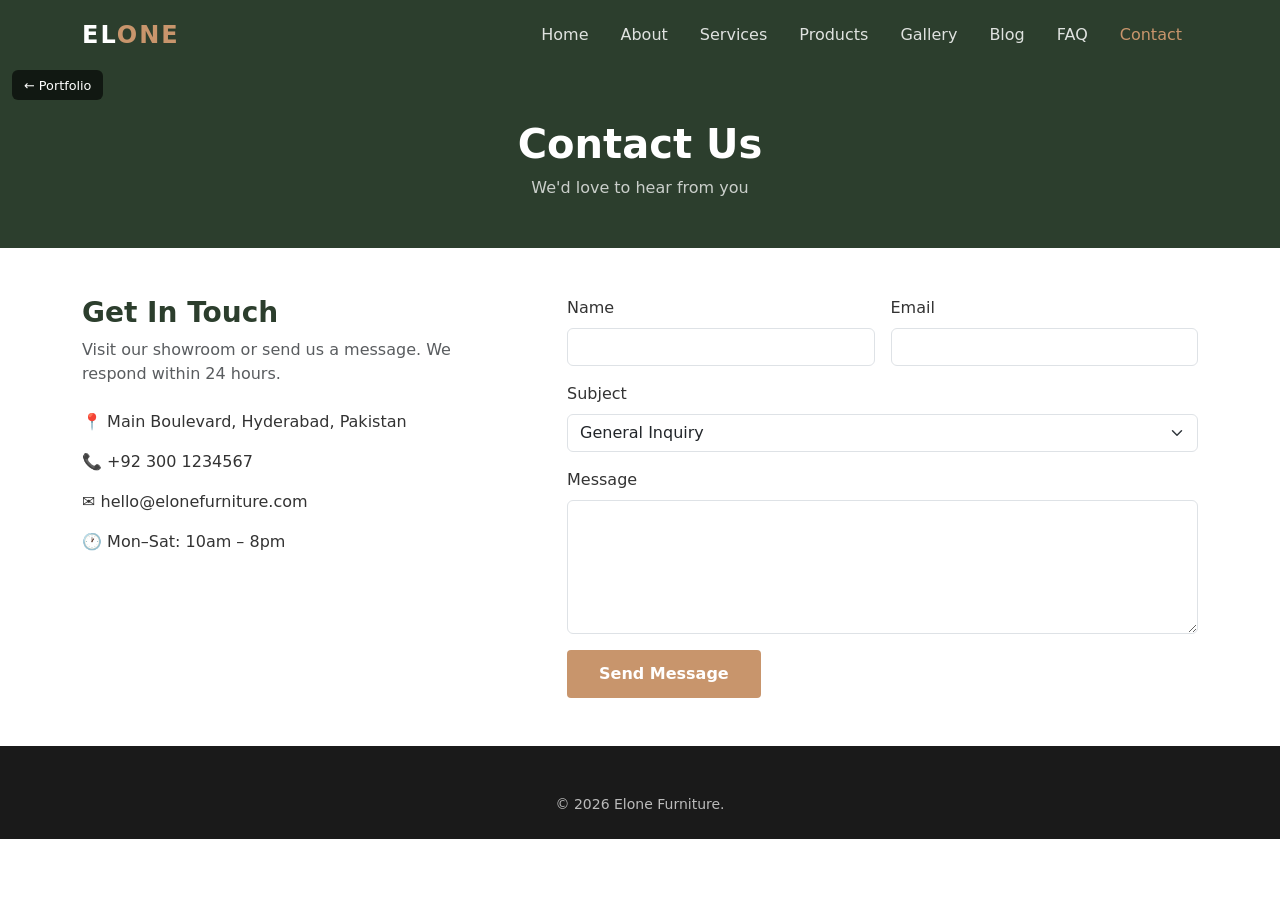
<file: projects/elone/contact.html>
<!DOCTYPE html>
<html lang="en">
<head>
  <meta charset="UTF-8">
  <meta name="viewport" content="width=device-width, initial-scale=1.0">
  <title>Contact — Elone Furniture</title>
  <link href="https://cdn.jsdelivr.net/npm/bootstrap@5.3.3/dist/css/bootstrap.min.css" rel="stylesheet">
  <link rel="stylesheet" href="css/style.css">
</head>
<body>
  <a href="../../Hayyan.html" class="back-portfolio">← Portfolio</a>
  <nav class="navbar navbar-expand-lg navbar-dark fixed-top">
    <div class="container">
      <a class="navbar-brand" href="index.html">EL<span>ONE</span></a>
      <button class="navbar-toggler" type="button" data-bs-toggle="collapse" data-bs-target="#navMenu"><span class="navbar-toggler-icon"></span></button>
      <div class="collapse navbar-collapse" id="navMenu">
        <ul class="navbar-nav ms-auto">
          <li class="nav-item"><a class="nav-link" href="index.html">Home</a></li>
          <li class="nav-item"><a class="nav-link" href="about.html">About</a></li>
          <li class="nav-item"><a class="nav-link" href="services.html">Services</a></li>
          <li class="nav-item"><a class="nav-link" href="products.html">Products</a></li>
          <li class="nav-item"><a class="nav-link" href="gallery.html">Gallery</a></li>
          <li class="nav-item"><a class="nav-link" href="blog.html">Blog</a></li>
          <li class="nav-item"><a class="nav-link" href="faq.html">FAQ</a></li>
          <li class="nav-item"><a class="nav-link" href="contact.html">Contact</a></li>
        </ul>
      </div>
    </div>
  </nav>

  <div class="page-header">
    <div class="container"><h1>Contact Us</h1><p class="mb-0 opacity-75">We'd love to hear from you</p></div>
  </div>

  <section class="py-5">
    <div class="container">
      <div class="row g-5">
        <div class="col-lg-5 fade-in">
          <h3 class="section-title">Get In Touch</h3>
          <p class="text-muted">Visit our showroom or send us a message. We respond within 24 hours.</p>
          <ul class="list-unstyled mt-4">
            <li class="mb-3">📍 Main Boulevard, Hyderabad, Pakistan</li>
            <li class="mb-3">📞 +92 300 1234567</li>
            <li class="mb-3">✉️ hello@elonefurniture.com</li>
            <li>🕐 Mon–Sat: 10am – 8pm</li>
          </ul>
        </div>
        <div class="col-lg-7 fade-in">
          <form id="contact-form" class="contact-form">
            <div class="row g-3">
              <div class="col-md-6">
                <label class="form-label">Name</label>
                <input type="text" class="form-control" required>
              </div>
              <div class="col-md-6">
                <label class="form-label">Email</label>
                <input type="email" class="form-control" required>
              </div>
              <div class="col-12">
                <label class="form-label">Subject</label>
                <select class="form-select">
                  <option>General Inquiry</option>
                  <option>Custom Order</option>
                  <option>Interior Consultation</option>
                  <option>Support</option>
                </select>
              </div>
              <div class="col-12">
                <label class="form-label">Message</label>
                <textarea class="form-control" rows="5" required></textarea>
              </div>
              <div class="col-12">
                <button type="submit" class="btn btn-elone">Send Message</button>
              </div>
            </div>
          </form>
        </div>
      </div>
    </div>
  </section>

  <footer><div class="container"><p class="text-center mb-0 small">&copy; 2026 Elone Furniture.</p></div></footer>
  <script src="https://cdn.jsdelivr.net/npm/bootstrap@5.3.3/dist/js/bootstrap.bundle.min.js"></script>
  <script src="js/script.js"></script>
</body>
</html>
</file>
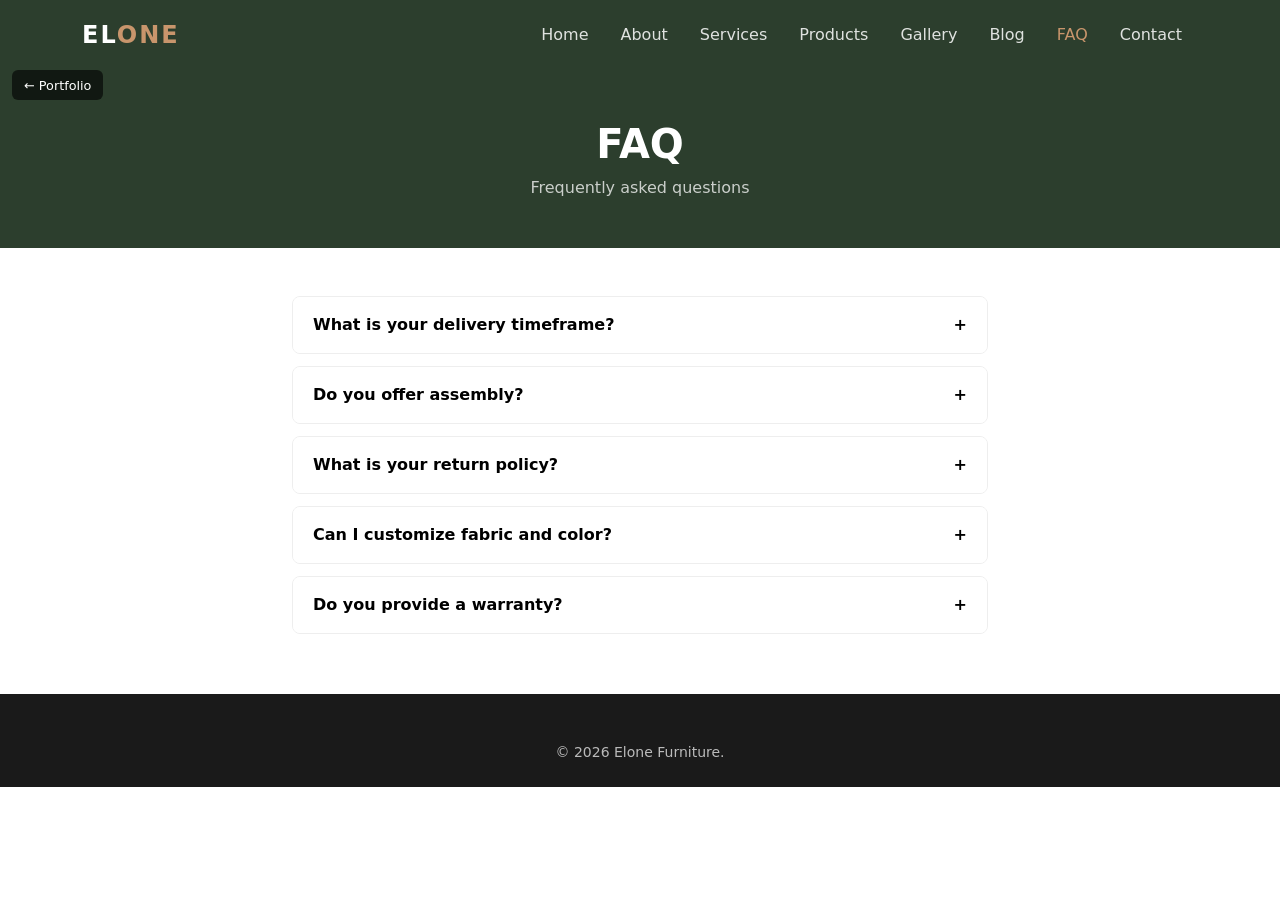
<file: projects/elone/faq.html>
<!DOCTYPE html>
<html lang="en">
<head>
  <meta charset="UTF-8">
  <meta name="viewport" content="width=device-width, initial-scale=1.0">
  <title>FAQ — Elone Furniture</title>
  <link href="https://cdn.jsdelivr.net/npm/bootstrap@5.3.3/dist/css/bootstrap.min.css" rel="stylesheet">
  <link rel="stylesheet" href="css/style.css">
</head>
<body>
  <a href="../../Hayyan.html" class="back-portfolio">← Portfolio</a>
  <nav class="navbar navbar-expand-lg navbar-dark fixed-top">
    <div class="container">
      <a class="navbar-brand" href="index.html">EL<span>ONE</span></a>
      <button class="navbar-toggler" type="button" data-bs-toggle="collapse" data-bs-target="#navMenu"><span class="navbar-toggler-icon"></span></button>
      <div class="collapse navbar-collapse" id="navMenu">
        <ul class="navbar-nav ms-auto">
          <li class="nav-item"><a class="nav-link" href="index.html">Home</a></li>
          <li class="nav-item"><a class="nav-link" href="about.html">About</a></li>
          <li class="nav-item"><a class="nav-link" href="services.html">Services</a></li>
          <li class="nav-item"><a class="nav-link" href="products.html">Products</a></li>
          <li class="nav-item"><a class="nav-link" href="gallery.html">Gallery</a></li>
          <li class="nav-item"><a class="nav-link" href="blog.html">Blog</a></li>
          <li class="nav-item"><a class="nav-link" href="faq.html">FAQ</a></li>
          <li class="nav-item"><a class="nav-link" href="contact.html">Contact</a></li>
        </ul>
      </div>
    </div>
  </nav>

  <div class="page-header">
    <div class="container"><h1>FAQ</h1><p class="mb-0 opacity-75">Frequently asked questions</p></div>
  </div>

  <section class="py-5">
    <div class="container" style="max-width:720px;">
      <div class="faq-item fade-in">
        <button class="faq-question">What is your delivery timeframe? <span>+</span></button>
        <div class="faq-answer">Standard delivery takes 7–14 business days within major cities. Custom orders may take 3–4 weeks.</div>
      </div>
      <div class="faq-item fade-in">
        <button class="faq-question">Do you offer assembly? <span>+</span></button>
        <div class="faq-answer">Yes! Free professional assembly is included with every purchase in Hyderabad, Karachi, and Lahore.</div>
      </div>
      <div class="faq-item fade-in">
        <button class="faq-question">What is your return policy? <span>+</span></button>
        <div class="faq-answer">We offer a 14-day return policy on standard items in original condition. Custom pieces are non-returnable.</div>
      </div>
      <div class="faq-item fade-in">
        <button class="faq-question">Can I customize fabric and color? <span>+</span></button>
        <div class="faq-answer">Absolutely. Visit our showroom to choose from 50+ fabric swatches and wood finishes for any piece.</div>
      </div>
      <div class="faq-item fade-in">
        <button class="faq-question">Do you provide a warranty? <span>+</span></button>
        <div class="faq-answer">All Elone furniture comes with a 5-year structural warranty and 1-year fabric warranty.</div>
      </div>
    </div>
  </section>

  <footer><div class="container"><p class="text-center mb-0 small">&copy; 2026 Elone Furniture.</p></div></footer>
  <script src="https://cdn.jsdelivr.net/npm/bootstrap@5.3.3/dist/js/bootstrap.bundle.min.js"></script>
  <script src="js/script.js"></script>
</body>
</html>
</file>
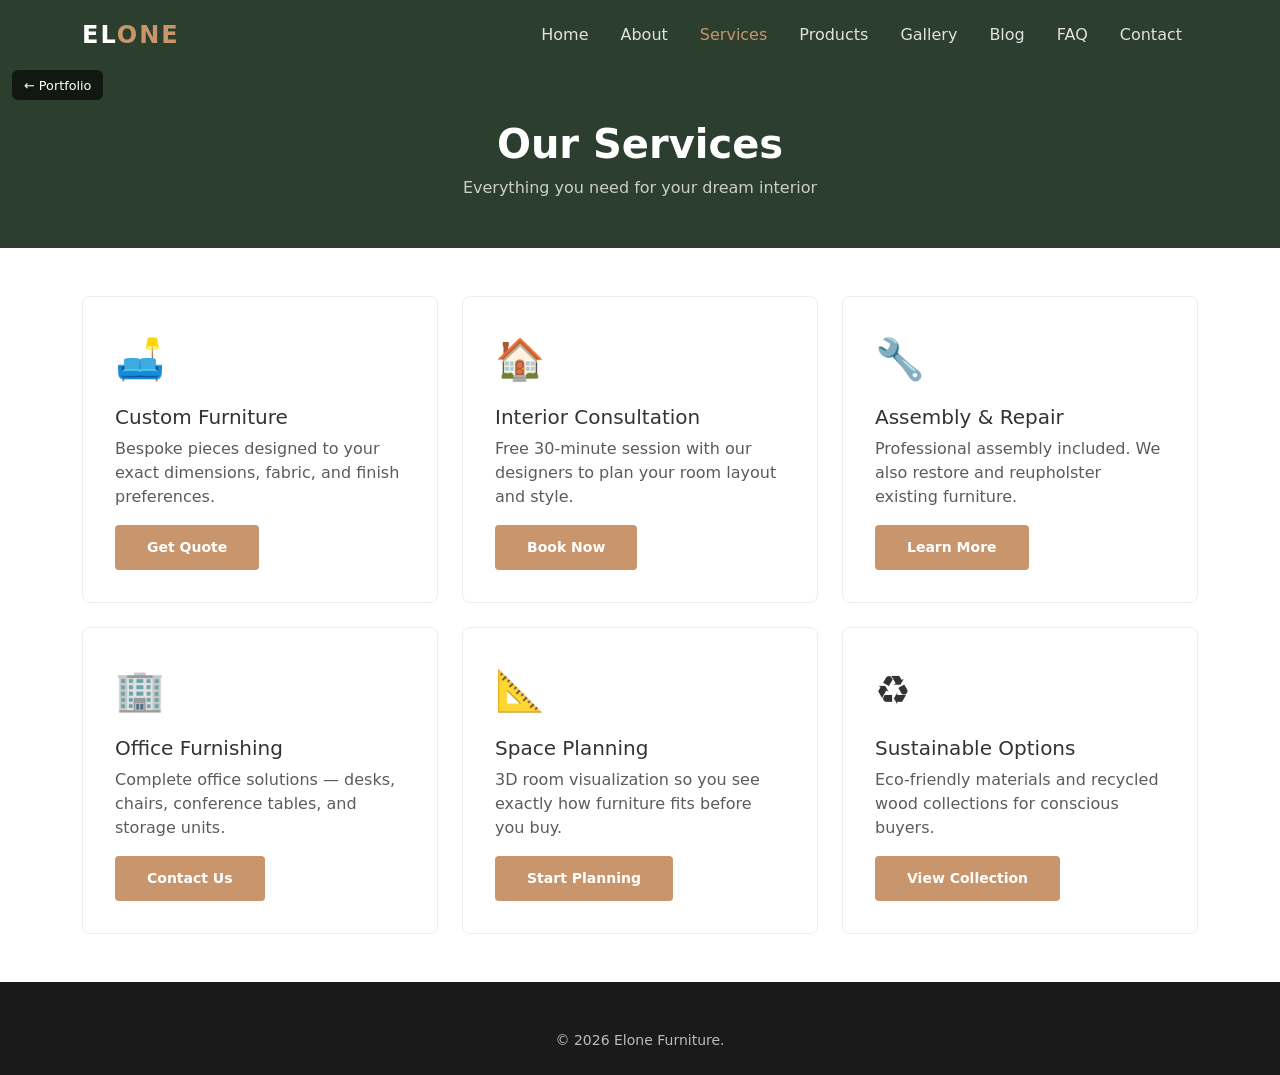
<file: projects/elone/services.html>
<!DOCTYPE html>
<html lang="en">
<head>
  <meta charset="UTF-8">
  <meta name="viewport" content="width=device-width, initial-scale=1.0">
  <title>Services — Elone Furniture</title>
  <link href="https://cdn.jsdelivr.net/npm/bootstrap@5.3.3/dist/css/bootstrap.min.css" rel="stylesheet">
  <link rel="stylesheet" href="css/style.css">
</head>
<body>
  <a href="../../Hayyan.html" class="back-portfolio">← Portfolio</a>
  <nav class="navbar navbar-expand-lg navbar-dark fixed-top">
    <div class="container">
      <a class="navbar-brand" href="index.html">EL<span>ONE</span></a>
      <button class="navbar-toggler" type="button" data-bs-toggle="collapse" data-bs-target="#navMenu"><span class="navbar-toggler-icon"></span></button>
      <div class="collapse navbar-collapse" id="navMenu">
        <ul class="navbar-nav ms-auto">
          <li class="nav-item"><a class="nav-link" href="index.html">Home</a></li>
          <li class="nav-item"><a class="nav-link" href="about.html">About</a></li>
          <li class="nav-item"><a class="nav-link" href="services.html">Services</a></li>
          <li class="nav-item"><a class="nav-link" href="products.html">Products</a></li>
          <li class="nav-item"><a class="nav-link" href="gallery.html">Gallery</a></li>
          <li class="nav-item"><a class="nav-link" href="blog.html">Blog</a></li>
          <li class="nav-item"><a class="nav-link" href="faq.html">FAQ</a></li>
          <li class="nav-item"><a class="nav-link" href="contact.html">Contact</a></li>
        </ul>
      </div>
    </div>
  </nav>

  <div class="page-header">
    <div class="container"><h1>Our Services</h1><p class="mb-0 opacity-75">Everything you need for your dream interior</p></div>
  </div>

  <section class="py-5">
    <div class="container">
      <div class="row g-4">
        <div class="col-md-6 col-lg-4 fade-in">
          <div class="feature-card h-100 text-start">
            <div class="feature-icon">🛋️</div>
            <h5>Custom Furniture</h5>
            <p class="text-muted">Bespoke pieces designed to your exact dimensions, fabric, and finish preferences.</p>
            <a href="contact.html" class="btn btn-elone btn-sm">Get Quote</a>
          </div>
        </div>
        <div class="col-md-6 col-lg-4 fade-in">
          <div class="feature-card h-100 text-start">
            <div class="feature-icon">🏠</div>
            <h5>Interior Consultation</h5>
            <p class="text-muted">Free 30-minute session with our designers to plan your room layout and style.</p>
            <a href="contact.html" class="btn btn-elone btn-sm">Book Now</a>
          </div>
        </div>
        <div class="col-md-6 col-lg-4 fade-in">
          <div class="feature-card h-100 text-start">
            <div class="feature-icon">🔧</div>
            <h5>Assembly & Repair</h5>
            <p class="text-muted">Professional assembly included. We also restore and reupholster existing furniture.</p>
            <a href="contact.html" class="btn btn-elone btn-sm">Learn More</a>
          </div>
        </div>
        <div class="col-md-6 col-lg-4 fade-in">
          <div class="feature-card h-100 text-start">
            <div class="feature-icon">🏢</div>
            <h5>Office Furnishing</h5>
            <p class="text-muted">Complete office solutions — desks, chairs, conference tables, and storage units.</p>
            <a href="contact.html" class="btn btn-elone btn-sm">Contact Us</a>
          </div>
        </div>
        <div class="col-md-6 col-lg-4 fade-in">
          <div class="feature-card h-100 text-start">
            <div class="feature-icon">📐</div>
            <h5>Space Planning</h5>
            <p class="text-muted">3D room visualization so you see exactly how furniture fits before you buy.</p>
            <a href="contact.html" class="btn btn-elone btn-sm">Start Planning</a>
          </div>
        </div>
        <div class="col-md-6 col-lg-4 fade-in">
          <div class="feature-card h-100 text-start">
            <div class="feature-icon">♻️</div>
            <h5>Sustainable Options</h5>
            <p class="text-muted">Eco-friendly materials and recycled wood collections for conscious buyers.</p>
            <a href="products.html" class="btn btn-elone btn-sm">View Collection</a>
          </div>
        </div>
      </div>
    </div>
  </section>

  <footer><div class="container"><p class="text-center mb-0 small">&copy; 2026 Elone Furniture.</p></div></footer>
  <script src="https://cdn.jsdelivr.net/npm/bootstrap@5.3.3/dist/js/bootstrap.bundle.min.js"></script>
  <script src="js/script.js"></script>
</body>
</html>
</file>
<file: projects/design-portfolio/css/style.css>
* { box-sizing: border-box; margin: 0; padding: 0; }

body {
  font-family: 'Segoe UI', system-ui, sans-serif;
  background: #0f0f0f;
  color: #f5f5f5;
  min-height: 100vh;
}

.back-portfolio {
  position: fixed;
  top: 12px;
  left: 12px;
  z-index: 100;
  color: #999;
  text-decoration: none;
  font-size: 0.85rem;
  background: rgba(255,255,255,0.06);
  padding: 0.4rem 0.8rem;
  border-radius: 6px;
  transition: color 0.2s;
}

.back-portfolio:hover { color: #ff4081; }

header {
  text-align: center;
  padding: 4rem 1.5rem 2rem;
}

header h1 {
  font-size: clamp(1.8rem, 4vw, 2.8rem);
  font-weight: 800;
}

header h1 span { color: #ff4081; }

header p {
  color: #888;
  margin-top: 0.5rem;
  max-width: 500px;
  margin-left: auto;
  margin-right: auto;
}

.filters {
  display: flex;
  justify-content: center;
  gap: 0.5rem;
  flex-wrap: wrap;
  padding: 0 1rem 2rem;
}

.filter-btn {
  background: #1a1a1a;
  border: 1px solid #333;
  color: #aaa;
  padding: 0.5rem 1.2rem;
  border-radius: 20px;
  cursor: pointer;
  font-size: 0.85rem;
  transition: all 0.2s;
}

.filter-btn.active,
.filter-btn:hover {
  background: #ff4081;
  border-color: #ff4081;
  color: #fff;
}

.gallery {
  display: grid;
  grid-template-columns: repeat(auto-fill, minmax(280px, 1fr));
  gap: 1.25rem;
  padding: 0 1.5rem 4rem;
  max-width: 1200px;
  margin: 0 auto;
}

.design-piece {
  border-radius: 12px;
  overflow: hidden;
  cursor: pointer;
  transition: transform 0.3s, box-shadow 0.3s;
  position: relative;
}

.design-piece:hover {
  transform: translateY(-6px);
  box-shadow: 0 12px 40px rgba(255, 64, 129, 0.2);
}

.design-piece.hidden { display: none; }

.piece-preview {
  aspect-ratio: 1;
  display: flex;
  flex-direction: column;
  justify-content: center;
  align-items: center;
  padding: 1.5rem;
  text-align: center;
  position: relative;
}

.piece-info {
  padding: 1rem;
  background: #1a1a1a;
}

.piece-info h3 {
  font-size: 0.95rem;
  margin-bottom: 0.25rem;
}

.piece-info p {
  font-size: 0.8rem;
  color: #888;
}

.piece-tag {
  display: inline-block;
  font-size: 0.7rem;
  background: rgba(255,64,129,0.15);
  color: #ff4081;
  padding: 0.15rem 0.5rem;
  border-radius: 4px;
  margin-top: 0.35rem;
}

/* Design mockup styles */
.mock-social {
  background: linear-gradient(135deg, #667eea, #764ba2);
  color: #fff;
}

.mock-social .mock-logo { font-size: 2rem; font-weight: 900; }
.mock-social .mock-text { font-size: 0.85rem; margin-top: 0.5rem; opacity: 0.9; }

.mock-banner {
  background: linear-gradient(90deg, #0f2027, #203a43, #2c5364);
  color: #fff;
  aspect-ratio: 16/9 !important;
}

.mock-banner .mock-logo { font-size: 1.8rem; font-weight: 800; letter-spacing: 3px; }
.mock-banner .mock-text { font-size: 0.75rem; margin-top: 0.5rem; color: #4dd0e1; }

.mock-logo-piece {
  background: #111;
  color: #fff;
}

.mock-logo-piece .mock-logo {
  font-size: 3rem;
  font-weight: 900;
  background: linear-gradient(135deg, #ff4081, #ff9100);
  -webkit-background-clip: text;
  -webkit-text-fill-color: transparent;
  background-clip: text;
}

.mock-poster {
  background: linear-gradient(180deg, #1a0533 0%, #0d0d0d 100%);
  color: #fff;
}

.mock-poster .mock-logo { font-size: 1.5rem; font-weight: 800; text-transform: uppercase; letter-spacing: 4px; }
.mock-poster .mock-text { font-size: 0.7rem; margin-top: 1rem; color: #ff4081; }

.mock-brand {
  background: #fafafa;
  color: #222;
}

.mock-brand .color-dots {
  display: flex;
  gap: 0.5rem;
  margin-bottom: 1rem;
}

.mock-brand .dot {
  width: 28px;
  height: 28px;
  border-radius: 50%;
}

.mock-brand .mock-logo { font-size: 1.4rem; font-weight: 700; }

/* Lightbox */
.lightbox {
  position: fixed;
  inset: 0;
  background: rgba(0,0,0,0.92);
  z-index: 200;
  display: flex;
  align-items: center;
  justify-content: center;
  padding: 2rem;
  opacity: 0;
  pointer-events: none;
  transition: opacity 0.3s;
}

.lightbox.open {
  opacity: 1;
  pointer-events: all;
}

.lightbox-content {
  max-width: 600px;
  width: 100%;
  text-align: center;
}

.lightbox-preview {
  border-radius: 12px;
  overflow: hidden;
  margin-bottom: 1.5rem;
}

.lightbox-preview .piece-preview {
  aspect-ratio: auto;
  min-height: 300px;
}

.lightbox h2 { margin-bottom: 0.5rem; }
.lightbox p { color: #aaa; margin-bottom: 1rem; }

.lightbox-close {
  position: absolute;
  top: 1.5rem;
  right: 1.5rem;
  background: none;
  border: none;
  color: #fff;
  font-size: 2rem;
  cursor: pointer;
  line-height: 1;
}

.lightbox-nav {
  display: flex;
  gap: 1rem;
  justify-content: center;
}

.lightbox-nav button {
  background: #ff4081;
  border: none;
  color: #fff;
  padding: 0.5rem 1.2rem;
  border-radius: 6px;
  cursor: pointer;
  font-weight: 600;
}

footer {
  text-align: center;
  padding: 2rem;
  color: #555;
  font-size: 0.85rem;
  border-top: 1px solid #222;
}
</file>
<file: projects/huecraft/style.css>
* { box-sizing: border-box; margin: 0; padding: 0; }

body {
  font-family: 'Inter', system-ui, sans-serif;
  background: #0c0a09;
  color: #fafaf9;
  min-height: 100vh;
  padding: 2rem 1rem;
}

.back-link {
  display: inline-block;
  color: #78716c;
  text-decoration: none;
  font-size: 0.9rem;
  margin-bottom: 1.5rem;
  transition: color 0.2s;
}

.back-link:hover { color: #fb923c; }

.app {
  max-width: 900px;
  margin: 0 auto;
}

header {
  text-align: center;
  margin-bottom: 2rem;
}

header h1 {
  font-size: 2.2rem;
  font-weight: 700;
}

header h1 span { color: #fb923c; }

header p {
  color: #a8a29e;
  margin-top: 0.5rem;
}

.controls {
  display: flex;
  gap: 0.75rem;
  justify-content: center;
  flex-wrap: wrap;
  margin-bottom: 2rem;
  align-items: center;
}

.btn {
  padding: 0.7rem 1.4rem;
  border: none;
  border-radius: 10px;
  font-weight: 600;
  font-size: 0.9rem;
  cursor: pointer;
  transition: transform 0.2s, background 0.2s;
}

.btn--primary {
  background: #fb923c;
  color: #0c0a09;
}

.btn--primary:hover {
  background: #fdba74;
  transform: translateY(-2px);
}

.btn--secondary {
  background: #292524;
  color: #fafaf9;
  border: 1px solid #44403c;
}

.btn--secondary:hover { border-color: #fb923c; color: #fb923c; }

.count-label {
  display: flex;
  align-items: center;
  gap: 0.5rem;
  color: #a8a29e;
  font-size: 0.9rem;
}

.count-label select {
  padding: 0.5rem;
  background: #292524;
  border: 1px solid #44403c;
  border-radius: 8px;
  color: #fafaf9;
}

.palette {
  display: flex;
  border-radius: 16px;
  overflow: hidden;
  min-height: 280px;
  box-shadow: 0 8px 32px rgba(0, 0, 0, 0.4);
  margin-bottom: 2rem;
}

@media (max-width: 600px) {
  .palette { flex-direction: column; min-height: auto; }
}

.color-swatch {
  flex: 1;
  display: flex;
  flex-direction: column;
  justify-content: flex-end;
  padding: 1rem;
  cursor: pointer;
  transition: flex 0.3s ease;
  position: relative;
  min-height: 120px;
}

.color-swatch:hover { flex: 1.3; }

.color-swatch.locked::after {
  content: '🔒';
  position: absolute;
  top: 0.75rem;
  right: 0.75rem;
  font-size: 0.9rem;
}

.swatch-info {
  background: rgba(0, 0, 0, 0.35);
  backdrop-filter: blur(4px);
  padding: 0.6rem 0.8rem;
  border-radius: 8px;
}

.swatch-hex {
  font-family: 'JetBrains Mono', monospace;
  font-size: 0.85rem;
  font-weight: 500;
}

.swatch-label {
  font-size: 0.7rem;
  opacity: 0.8;
  margin-top: 0.15rem;
}

.export {
  background: #1c1917;
  border: 1px solid #292524;
  border-radius: 14px;
  padding: 1.5rem;
}

.export h3 {
  font-size: 0.95rem;
  margin-bottom: 1rem;
  color: #a8a29e;
}

#css-output {
  background: #0c0a09;
  border: 1px solid #292524;
  border-radius: 8px;
  padding: 1rem;
  font-family: 'JetBrains Mono', monospace;
  font-size: 0.8rem;
  color: #fb923c;
  overflow-x: auto;
  margin-bottom: 1rem;
  white-space: pre;
}

.toast {
  position: fixed;
  bottom: 2rem;
  left: 50%;
  transform: translateX(-50%) translateY(100px);
  background: #fb923c;
  color: #0c0a09;
  padding: 0.75rem 1.5rem;
  border-radius: 10px;
  font-weight: 600;
  font-size: 0.9rem;
  opacity: 0;
  transition: all 0.3s ease;
  pointer-events: none;
}

.toast.show {
  opacity: 1;
  transform: translateX(-50%) translateY(0);
}
</file>
<file: projects/promptlab/style.css>
* { box-sizing: border-box; margin: 0; padding: 0; }

body {
  font-family: 'Inter', system-ui, sans-serif;
  background: #080b14;
  color: #e2e8f0;
  line-height: 1.6;
}

.back-link {
  position: fixed;
  top: 1rem;
  left: 1rem;
  color: #64748b;
  text-decoration: none;
  font-size: 0.85rem;
  z-index: 200;
  transition: color 0.2s;
}

.back-link:hover { color: #a78bfa; }

.nav {
  display: flex;
  align-items: center;
  justify-content: space-between;
  padding: 1rem 2rem;
  max-width: 1100px;
  margin: 0 auto;
  flex-wrap: wrap;
  gap: 1rem;
}

.nav__brand {
  font-size: 1.3rem;
  font-weight: 700;
}

.nav__brand span { color: #a78bfa; }

.nav__links {
  display: flex;
  list-style: none;
  gap: 2rem;
}

.nav__links a {
  color: #94a3b8;
  text-decoration: none;
  font-size: 0.9rem;
  transition: color 0.2s;
}

.nav__links a:hover { color: #e2e8f0; }

.nav__cta {
  background: #a78bfa;
  color: #080b14;
  padding: 0.5rem 1.2rem;
  border-radius: 8px;
  text-decoration: none;
  font-weight: 600;
  font-size: 0.9rem;
}

.hero {
  text-align: center;
  padding: 4rem 2rem 5rem;
  max-width: 800px;
  margin: 0 auto;
}

.hero__badge {
  display: inline-block;
  background: rgba(167, 139, 250, 0.15);
  color: #a78bfa;
  padding: 0.35rem 1rem;
  border-radius: 20px;
  font-size: 0.85rem;
  margin-bottom: 1.5rem;
}

.hero h1 {
  font-size: clamp(2rem, 5vw, 3.2rem);
  font-weight: 800;
  line-height: 1.15;
  margin-bottom: 1rem;
}

.hero h1 span {
  background: linear-gradient(135deg, #a78bfa, #38bdf8);
  -webkit-background-clip: text;
  -webkit-text-fill-color: transparent;
  background-clip: text;
}

.hero__desc {
  color: #94a3b8;
  font-size: 1.05rem;
  max-width: 560px;
  margin: 0 auto 2rem;
}

.hero__actions {
  display: flex;
  gap: 1rem;
  justify-content: center;
  flex-wrap: wrap;
  margin-bottom: 3rem;
}

.btn {
  display: inline-block;
  padding: 0.75rem 1.6rem;
  border-radius: 10px;
  font-weight: 600;
  font-size: 0.95rem;
  text-decoration: none;
  border: none;
  cursor: pointer;
  transition: transform 0.2s, background 0.2s;
}

.btn--primary {
  background: #a78bfa;
  color: #080b14;
}

.btn--primary:hover { background: #c4b5fd; transform: translateY(-2px); }

.btn--ghost {
  background: transparent;
  color: #e2e8f0;
  border: 1px solid #334155;
}

.btn--ghost:hover { border-color: #a78bfa; color: #a78bfa; }

.hero__stats {
  display: flex;
  justify-content: center;
  gap: 3rem;
  flex-wrap: wrap;
}

.hero__stats strong {
  display: block;
  font-size: 1.5rem;
  color: #a78bfa;
}

.hero__stats span {
  font-size: 0.8rem;
  color: #64748b;
}

.features,
.demo,
.pricing {
  padding: 4rem 2rem;
  max-width: 1100px;
  margin: 0 auto;
}

.features h2,
.demo h2,
.pricing h2 {
  text-align: center;
  font-size: clamp(1.5rem, 3vw, 2rem);
  margin-bottom: 2.5rem;
}

.features__grid {
  display: grid;
  grid-template-columns: repeat(auto-fit, minmax(220px, 1fr));
  gap: 1.5rem;
}

.feature-card {
  background: #111827;
  border: 1px solid #1e293b;
  border-radius: 14px;
  padding: 1.8rem;
  transition: border-color 0.2s, transform 0.2s;
}

.feature-card:hover {
  border-color: #a78bfa;
  transform: translateY(-4px);
}

.feature-icon {
  font-size: 1.8rem;
  margin-bottom: 0.75rem;
}

.feature-card h3 {
  font-size: 1.05rem;
  margin-bottom: 0.5rem;
}

.feature-card p {
  color: #94a3b8;
  font-size: 0.9rem;
}

.demo {
  background: #0d1117;
  max-width: 100%;
}

.demo h2,
.demo__subtitle {
  max-width: 1100px;
  margin-left: auto;
  margin-right: auto;
}

.demo__subtitle {
  text-align: center;
  color: #64748b;
  margin: -1.5rem auto 2rem;
}

.demo__panel {
  max-width: 900px;
  margin: 0 auto;
  display: grid;
  grid-template-columns: 1fr 1.2fr;
  gap: 1.5rem;
}

.demo__controls {
  display: flex;
  flex-direction: column;
  gap: 1rem;
}

.demo__controls label {
  display: flex;
  flex-direction: column;
  gap: 0.4rem;
  font-size: 0.85rem;
  color: #94a3b8;
}

.demo__controls input,
.demo__controls select {
  padding: 0.7rem;
  background: #111827;
  border: 1px solid #334155;
  border-radius: 8px;
  color: #e2e8f0;
  font-size: 0.95rem;
}

.demo__output {
  background: #111827;
  border: 1px solid #334155;
  border-radius: 14px;
  overflow: hidden;
}

.output-header {
  display: flex;
  justify-content: space-between;
  align-items: center;
  padding: 0.75rem 1rem;
  background: #1e293b;
  font-size: 0.85rem;
  color: #94a3b8;
}

.output-header button {
  background: #a78bfa;
  color: #080b14;
  border: none;
  padding: 0.35rem 0.8rem;
  border-radius: 6px;
  font-size: 0.8rem;
  font-weight: 600;
  cursor: pointer;
}

.output-header button:disabled {
  opacity: 0.4;
  cursor: not-allowed;
}

#output-text {
  padding: 1.2rem;
  font-size: 0.9rem;
  color: #cbd5e1;
  white-space: pre-wrap;
  min-height: 180px;
  font-family: inherit;
}

.pricing__grid {
  display: grid;
  grid-template-columns: repeat(auto-fit, minmax(240px, 1fr));
  gap: 1.5rem;
  max-width: 900px;
  margin: 0 auto;
}

.price-card {
  background: #111827;
  border: 1px solid #1e293b;
  border-radius: 14px;
  padding: 2rem;
  text-align: center;
  position: relative;
}

.price-card--featured {
  border-color: #a78bfa;
  box-shadow: 0 0 40px rgba(167, 139, 250, 0.15);
}

.price-badge {
  position: absolute;
  top: -12px;
  left: 50%;
  transform: translateX(-50%);
  background: #a78bfa;
  color: #080b14;
  font-size: 0.75rem;
  font-weight: 700;
  padding: 0.25rem 0.8rem;
  border-radius: 20px;
}

.price-card h3 { margin-bottom: 0.5rem; }

.price {
  font-size: 2.5rem;
  font-weight: 800;
  color: #a78bfa;
  margin-bottom: 1.5rem;
}

.price span {
  font-size: 1rem;
  color: #64748b;
  font-weight: 400;
}

.price-card ul {
  list-style: none;
  margin-bottom: 1.5rem;
  text-align: left;
}

.price-card li {
  padding: 0.4rem 0;
  color: #94a3b8;
  font-size: 0.9rem;
}

.price-card li::before {
  content: '✓ ';
  color: #a78bfa;
}

.footer {
  text-align: center;
  padding: 2rem;
  color: #475569;
  font-size: 0.85rem;
  border-top: 1px solid #1e293b;
}

@media (max-width: 768px) {
  .nav__links { display: none; }
  .demo__panel { grid-template-columns: 1fr; }
}
</file>
<file: projects/taskflow/style.css>
* { box-sizing: border-box; margin: 0; padding: 0; }

body {
  font-family: 'Inter', system-ui, sans-serif;
  background: linear-gradient(135deg, #0f172a 0%, #1e1b4b 100%);
  min-height: 100vh;
  color: #e2e8f0;
  padding: 2rem 1rem;
}

.back-link {
  display: inline-block;
  color: #94a3b8;
  text-decoration: none;
  font-size: 0.9rem;
  margin-bottom: 1.5rem;
  transition: color 0.2s;
}

.back-link:hover { color: #38bdf8; }

.app {
  max-width: 520px;
  margin: 0 auto;
}

.app-header {
  text-align: center;
  margin-bottom: 2rem;
}

.logo {
  font-size: 2rem;
  font-weight: 700;
}

.logo span { color: #38bdf8; }

.subtitle {
  color: #94a3b8;
  font-size: 0.95rem;
  margin-top: 0.4rem;
}

.add-form {
  display: flex;
  gap: 0.5rem;
  margin-bottom: 1rem;
  flex-wrap: wrap;
}

.add-form input {
  flex: 1;
  min-width: 180px;
  padding: 0.75rem 1rem;
  border: 1px solid #334155;
  border-radius: 10px;
  background: #1e293b;
  color: #e2e8f0;
  font-size: 0.95rem;
  outline: none;
}

.add-form input:focus { border-color: #38bdf8; }

.add-form select {
  padding: 0.75rem;
  border: 1px solid #334155;
  border-radius: 10px;
  background: #1e293b;
  color: #e2e8f0;
  cursor: pointer;
}

.add-form button {
  padding: 0.75rem 1.25rem;
  background: #38bdf8;
  color: #0f172a;
  border: none;
  border-radius: 10px;
  font-weight: 600;
  cursor: pointer;
  transition: background 0.2s;
}

.add-form button:hover { background: #7dd3fc; }

.stats {
  display: flex;
  justify-content: space-between;
  font-size: 0.85rem;
  color: #64748b;
  margin-bottom: 1rem;
}

.filters {
  display: flex;
  gap: 0.5rem;
  margin-bottom: 1rem;
}

.filter-btn {
  flex: 1;
  padding: 0.5rem;
  background: #1e293b;
  border: 1px solid #334155;
  border-radius: 8px;
  color: #94a3b8;
  cursor: pointer;
  font-size: 0.85rem;
  transition: all 0.2s;
}

.filter-btn.active,
.filter-btn:hover {
  background: #38bdf8;
  color: #0f172a;
  border-color: #38bdf8;
}

.task-list {
  list-style: none;
  display: flex;
  flex-direction: column;
  gap: 0.5rem;
}

.task-item {
  display: flex;
  align-items: center;
  gap: 0.75rem;
  padding: 0.85rem 1rem;
  background: #1e293b;
  border: 1px solid #334155;
  border-radius: 10px;
  transition: opacity 0.3s, transform 0.3s;
}

.task-item.completed { opacity: 0.55; }

.task-item.completed .task-text {
  text-decoration: line-through;
  color: #64748b;
}

.task-check {
  width: 20px;
  height: 20px;
  accent-color: #38bdf8;
  cursor: pointer;
  flex-shrink: 0;
}

.task-text {
  flex: 1;
  font-size: 0.95rem;
}

.priority {
  font-size: 0.7rem;
  font-weight: 600;
  text-transform: uppercase;
  padding: 0.2rem 0.5rem;
  border-radius: 4px;
}

.priority--high { background: rgba(239, 68, 68, 0.2); color: #f87171; }
.priority--medium { background: rgba(251, 191, 36, 0.2); color: #fbbf24; }
.priority--low { background: rgba(52, 211, 153, 0.2); color: #34d399; }

.task-delete {
  background: none;
  border: none;
  color: #64748b;
  font-size: 1.2rem;
  cursor: pointer;
  padding: 0 0.25rem;
  line-height: 1;
  transition: color 0.2s;
}

.task-delete:hover { color: #f87171; }

.empty-state {
  text-align: center;
  color: #64748b;
  padding: 2rem;
  font-size: 0.95rem;
}

.clear-btn {
  display: block;
  width: 100%;
  margin-top: 1rem;
  padding: 0.6rem;
  background: transparent;
  border: 1px solid #334155;
  border-radius: 8px;
  color: #94a3b8;
  cursor: pointer;
  font-size: 0.85rem;
  transition: all 0.2s;
}

.clear-btn:hover {
  border-color: #f87171;
  color: #f87171;
}
</file>
<file: styles.css>
:root {
  --bg: #0a0e17;
  --bg-alt: #111827;
  --surface: #1a2234;
  --border: #2a3548;
  --text: #e2e8f0;
  --text-muted: #94a3b8;
  --accent: #38bdf8;
  --accent-hover: #7dd3fc;
  --accent-glow: rgba(56, 189, 248, 0.15);
  --font: 'Inter', system-ui, sans-serif;
  --font-mono: 'JetBrains Mono', monospace;
  --radius: 12px;
  --transition: 0.25s ease;
}

*, *::before, *::after {
  box-sizing: border-box;
  margin: 0;
  padding: 0;
}

html {
  scroll-behavior: smooth;
}

body {
  font-family: var(--font);
  background: var(--bg);
  color: var(--text);
  line-height: 1.7;
}

a {
  color: inherit;
  text-decoration: none;
}

ul {
  list-style: none;
}

img {
  max-width: 100%;
  display: block;
}

.container {
  max-width: 1100px;
  margin: 0 auto;
  padding: 0 1.5rem;
}

.accent {
  color: var(--accent);
}

.header {
  position: fixed;
  top: 0;
  left: 0;
  right: 0;
  z-index: 100;
  background: rgba(10, 14, 23, 0.85);
  backdrop-filter: blur(12px);
  border-bottom: 1px solid var(--border);
}

.nav {
  display: flex;
  align-items: center;
  justify-content: space-between;
  height: 64px;
}

.nav__logo {
  font-size: 1.4rem;
  font-weight: 700;
  font-family: var(--font-mono);
}

.nav__menu {
  display: flex;
  gap: 2rem;
  align-items: center;
}

.nav__link {
  font-size: 0.9rem;
  color: var(--text-muted);
  transition: color var(--transition);
}

.nav__link:hover {
  color: var(--accent);
}

.nav__link--cta {
  background: var(--accent);
  color: var(--bg) !important;
  padding: 0.45rem 1.1rem;
  border-radius: 8px;
  font-weight: 600;
}

.nav__link--cta:hover {
  background: var(--accent-hover);
}

.nav__toggle {
  display: none;
  flex-direction: column;
  gap: 5px;
  background: none;
  border: none;
  cursor: pointer;
  padding: 4px;
}

.nav__toggle span {
  display: block;
  width: 24px;
  height: 2px;
  background: var(--text);
  transition: var(--transition);
}

.hero {
  position: relative;
  min-height: 100vh;
  display: flex;
  align-items: center;
  padding-top: 64px;
  overflow: hidden;
}

.hero__bg {
  position: absolute;
  inset: 0;
  background:
    radial-gradient(ellipse 60% 50% at 70% 40%, var(--accent-glow), transparent),
    radial-gradient(ellipse 40% 40% at 20% 80%, rgba(99, 102, 241, 0.08), transparent);
  pointer-events: none;
}

.hero__content {
  position: relative;
  z-index: 1;
  padding: 4rem 1.5rem;
}

.hero__greeting {
  font-family: var(--font-mono);
  color: var(--accent);
  font-size: 0.95rem;
  margin-bottom: 0.5rem;
}

.hero__name {
  font-size: clamp(2.2rem, 6vw, 3.8rem);
  font-weight: 700;
  line-height: 1.15;
  margin-bottom: 1rem;
}

.hero__title {
  color: var(--text-muted);
  font-size: clamp(0.9rem, 2.5vw, 1.05rem);
  max-width: 680px;
  margin-bottom: 1rem;
}

.hero__location {
  display: flex;
  align-items: center;
  gap: 0.4rem;
  color: var(--text-muted);
  font-size: 0.9rem;
  margin-bottom: 2rem;
}

.hero__location svg {
  color: var(--accent);
}

.hero__actions {
  display: flex;
  gap: 1rem;
  flex-wrap: wrap;
  margin-bottom: 2.5rem;
}

.btn {
  display: inline-block;
  padding: 0.75rem 1.6rem;
  border-radius: 8px;
  font-weight: 600;
  font-size: 0.95rem;
  transition: var(--transition);
}

.btn--primary {
  background: var(--accent);
  color: var(--bg);
}

.btn--primary:hover {
  background: var(--accent-hover);
  transform: translateY(-2px);
}

.btn--outline {
  border: 1px solid var(--border);
  color: var(--text);
}

.btn--outline:hover {
  border-color: var(--accent);
  color: var(--accent);
}

.hero__social {
  display: flex;
  gap: 1.5rem;
  flex-wrap: wrap;
}

.hero__social a {
  font-size: 0.85rem;
  color: var(--text-muted);
  font-family: var(--font-mono);
  transition: color var(--transition);
}

.hero__social a:hover {
  color: var(--accent);
}

.section {
  padding: 5rem 0;
}

.section--alt {
  background: var(--bg-alt);
}

.section__title {
  font-size: clamp(1.6rem, 4vw, 2rem);
  margin-bottom: 2.5rem;
  position: relative;
  display: inline-block;
}

.section__title::after {
  content: '';
  position: absolute;
  bottom: -8px;
  left: 0;
  width: 48px;
  height: 3px;
  background: var(--accent);
  border-radius: 2px;
}

.about__grid {
  display: grid;
  grid-template-columns: 1fr auto;
  gap: 3rem;
  align-items: start;
}

.about__text p {
  color: var(--text-muted);
  margin-bottom: 1rem;
}

.about__highlights {
  display: flex;
  flex-direction: column;
  gap: 1rem;
}

.highlight-card {
  background: var(--surface);
  border: 1px solid var(--border);
  border-radius: var(--radius);
  padding: 1.2rem 1.8rem;
  text-align: center;
  min-width: 140px;
}

.highlight-card__number {
  display: block;
  font-size: 2rem;
  font-weight: 700;
  color: var(--accent);
  font-family: var(--font-mono);
}

.highlight-card__label {
  font-size: 0.8rem;
  color: var(--text-muted);
}

.skills__grid {
  display: grid;
  grid-template-columns: repeat(auto-fit, minmax(240px, 1fr));
  gap: 1.5rem;
  margin-bottom: 2rem;
}

.skill-card {
  background: var(--surface);
  border: 1px solid var(--border);
  border-radius: var(--radius);
  padding: 1.5rem;
}

.skill-card__title {
  font-size: 1rem;
  margin-bottom: 1rem;
  color: var(--accent);
}

.skill-list li {
  color: var(--text-muted);
  font-size: 0.9rem;
  padding: 0.35rem 0;
  border-bottom: 1px solid var(--border);
}

.skill-list li:last-child {
  border-bottom: none;
}

.skill-tags {
  display: flex;
  flex-wrap: wrap;
  gap: 0.5rem;
}

.skill-tag {
  background: var(--bg);
  border: 1px solid var(--border);
  padding: 0.3rem 0.75rem;
  border-radius: 6px;
  font-size: 0.8rem;
  color: var(--text-muted);
}

.skill-tag--strong {
  border-color: var(--accent);
  color: var(--accent);
}

.skill-tag--learning {
  border-color: #fbbf24;
  color: #fbbf24;
}

.skills__learning {
  color: var(--text-muted);
  font-size: 0.9rem;
  padding: 1rem 1.5rem;
  background: var(--surface);
  border-radius: var(--radius);
  border-left: 3px solid var(--accent);
}

.projects__grid {
  display: grid;
  grid-template-columns: repeat(auto-fit, minmax(300px, 1fr));
  gap: 1.5rem;
}

.project-card {
  background: var(--surface);
  border: 1px solid var(--border);
  border-radius: var(--radius);
  padding: 1.8rem;
  transition: var(--transition);
}

.project-card:hover {
  border-color: var(--accent);
  transform: translateY(-4px);
  box-shadow: 0 8px 32px var(--accent-glow);
}

.project-card__badge {
  display: inline-block;
  font-size: 0.75rem;
  font-weight: 600;
  text-transform: uppercase;
  letter-spacing: 0.05em;
  background: rgba(56, 189, 248, 0.12);
  color: var(--accent);
  padding: 0.2rem 0.6rem;
  border-radius: 4px;
  margin-bottom: 0.75rem;
}

.project-card__badge--design {
  background: rgba(167, 139, 250, 0.12);
  color: #a78bfa;
}

.project-card__badge--ai {
  background: rgba(52, 211, 153, 0.12);
  color: #34d399;
}

.project-card__link {
  display: inline-block;
  margin-top: 1rem;
  font-size: 0.9rem;
  font-weight: 600;
  color: var(--accent);
  transition: color var(--transition);
}

.project-card__link:hover {
  color: var(--accent-hover);
}

.project-card__title {
  font-size: 1.15rem;
  margin-bottom: 0.75rem;
}

.project-card__desc {
  color: var(--text-muted);
  font-size: 0.9rem;
  margin-bottom: 1rem;
}

.project-card__features li {
  color: var(--text-muted);
  font-size: 0.85rem;
  padding: 0.25rem 0;
  padding-left: 1rem;
  position: relative;
}

.project-card__features li::before {
  content: '→';
  position: absolute;
  left: 0;
  color: var(--accent);
}

.project-card__tags {
  display: flex;
  flex-wrap: wrap;
  gap: 0.4rem;
  margin-top: 1.2rem;
}

.project-card__tags span {
  font-size: 0.75rem;
  font-family: var(--font-mono);
  background: var(--bg);
  border: 1px solid var(--border);
  padding: 0.2rem 0.55rem;
  border-radius: 4px;
  color: var(--text-muted);
}

.timeline {
  position: relative;
  padding-left: 2rem;
  margin-bottom: 3rem;
}

.timeline::before {
  content: '';
  position: absolute;
  left: 6px;
  top: 0;
  bottom: 0;
  width: 2px;
  background: var(--border);
}

.timeline__item {
  position: relative;
  margin-bottom: 2rem;
}

.timeline__dot {
  position: absolute;
  left: -2rem;
  top: 0.3rem;
  width: 14px;
  height: 14px;
  background: var(--accent);
  border-radius: 50%;
  border: 2px solid var(--bg-alt);
  transform: translateX(-4px);
}

.timeline__date {
  font-size: 0.8rem;
  font-family: var(--font-mono);
  color: var(--accent);
}

.timeline__content h3 {
  font-size: 1.05rem;
  margin: 0.3rem 0;
}

.timeline__content p {
  color: var(--text-muted);
  font-size: 0.9rem;
}

.languages h3 {
  font-size: 1rem;
  margin-bottom: 1rem;
}

.languages__list {
  display: flex;
  gap: 1rem;
  flex-wrap: wrap;
}

.language-item {
  background: var(--surface);
  border: 1px solid var(--border);
  border-radius: var(--radius);
  padding: 1rem 1.5rem;
  flex: 1;
  min-width: 200px;
}

.language-item__name {
  display: block;
  font-weight: 600;
  margin-bottom: 0.25rem;
}

.language-item__level {
  font-size: 0.85rem;
  color: var(--text-muted);
}

.contact {
  text-align: center;
}

.contact__subtitle {
  color: var(--text-muted);
  margin: -1.5rem 0 2.5rem;
}

.contact__grid {
  display: grid;
  grid-template-columns: repeat(auto-fit, minmax(240px, 1fr));
  gap: 1rem;
}

.contact-card {
  background: var(--surface);
  border: 1px solid var(--border);
  border-radius: var(--radius);
  padding: 1.5rem;
  transition: var(--transition);
  text-align: left;
}

.contact-card:hover {
  border-color: var(--accent);
  transform: translateY(-3px);
}

.contact-card__label {
  display: block;
  font-size: 0.75rem;
  text-transform: uppercase;
  letter-spacing: 0.08em;
  color: var(--accent);
  margin-bottom: 0.4rem;
}

.contact-card__value {
  font-size: 0.95rem;
  color: var(--text-muted);
}

.footer {
  border-top: 1px solid var(--border);
  padding: 1.5rem 0;
  text-align: center;
  color: var(--text-muted);
  font-size: 0.85rem;
}

@media (max-width: 768px) {
  .nav__toggle {
    display: flex;
  }

  .nav__menu {
    position: fixed;
    top: 64px;
    left: 0;
    right: 0;
    background: var(--bg-alt);
    flex-direction: column;
    padding: 2rem;
    gap: 1.5rem;
    border-bottom: 1px solid var(--border);
    transform: translateY(-120%);
    opacity: 0;
    transition: var(--transition);
    pointer-events: none;
  }

  .nav__menu.active {
    transform: translateY(0);
    opacity: 1;
    pointer-events: all;
  }

  .about__grid {
    grid-template-columns: 1fr;
  }

  .about__highlights {
    flex-direction: row;
    flex-wrap: wrap;
  }

  .highlight-card {
    flex: 1;
    min-width: 100px;
  }
}
</file>
<file: projects/elone/css/style.css>
/* Elone — Shared Styles */
:root {
  --elone-primary: #2c3e2d;
  --elone-accent: #c8956c;
  --elone-light: #f8f5f0;
  --elone-dark: #1a1a1a;
}

body {
  font-family: 'Segoe UI', system-ui, sans-serif;
  color: #333;
}

.back-portfolio {
  position: fixed;
  top: 70px;
  left: 12px;
  z-index: 1050;
  font-size: 0.8rem;
  color: #fff;
  background: rgba(0,0,0,0.6);
  padding: 0.35rem 0.75rem;
  border-radius: 6px;
  text-decoration: none;
  transition: background 0.2s;
}

.back-portfolio:hover {
  background: var(--elone-accent);
  color: #fff;
}

.navbar {
  background: var(--elone-primary) !important;
  padding: 0.75rem 0;
  transition: box-shadow 0.3s;
}

.navbar.scrolled {
  box-shadow: 0 4px 20px rgba(0,0,0,0.15);
}

.navbar-brand {
  font-weight: 700;
  font-size: 1.5rem;
  letter-spacing: 2px;
}

.navbar-brand span {
  color: var(--elone-accent);
}

.nav-link {
  color: rgba(255,255,255,0.85) !important;
  font-weight: 500;
  padding: 0.5rem 1rem !important;
  transition: color 0.2s;
}

.nav-link:hover,
.nav-link.active {
  color: var(--elone-accent) !important;
}

.hero-section {
  background: linear-gradient(rgba(44,62,45,0.75), rgba(44,62,45,0.75)),
    url('https://images.unsplash.com/photo-1555041469-a586c61ea9bc?w=1200&q=80') center/cover;
  min-height: 85vh;
  display: flex;
  align-items: center;
  color: #fff;
}

.hero-section h1 {
  font-size: clamp(2rem, 5vw, 3.5rem);
  font-weight: 700;
}

.hero-section .lead {
  font-size: 1.15rem;
  opacity: 0.9;
}

.btn-elone {
  background: var(--elone-accent);
  color: #fff;
  border: none;
  padding: 0.75rem 2rem;
  font-weight: 600;
  border-radius: 4px;
  transition: transform 0.2s, background 0.2s;
}

.btn-elone:hover {
  background: #b8845b;
  color: #fff;
  transform: translateY(-2px);
}

.btn-outline-elone {
  border: 2px solid #fff;
  color: #fff;
  padding: 0.75rem 2rem;
  font-weight: 600;
  border-radius: 4px;
  background: transparent;
  transition: all 0.2s;
}

.btn-outline-elone:hover {
  background: #fff;
  color: var(--elone-primary);
}

.section-title {
  font-weight: 700;
  color: var(--elone-primary);
  margin-bottom: 0.5rem;
}

.section-subtitle {
  color: #888;
  margin-bottom: 2.5rem;
}

.feature-card {
  background: #fff;
  border: 1px solid #eee;
  border-radius: 8px;
  padding: 2rem;
  text-align: center;
  transition: transform 0.3s, box-shadow 0.3s;
  height: 100%;
}

.feature-card:hover {
  transform: translateY(-6px);
  box-shadow: 0 12px 32px rgba(0,0,0,0.1);
}

.feature-icon {
  font-size: 2.5rem;
  margin-bottom: 1rem;
}

.product-card {
  border: none;
  border-radius: 8px;
  overflow: hidden;
  box-shadow: 0 4px 16px rgba(0,0,0,0.08);
  transition: transform 0.3s;
}

.product-card:hover {
  transform: translateY(-4px);
}

.product-card img {
  height: 220px;
  object-fit: cover;
}

.product-card .price {
  color: var(--elone-accent);
  font-weight: 700;
  font-size: 1.1rem;
}

.product-card .btn-add {
  background: var(--elone-primary);
  color: #fff;
  border: none;
  width: 100%;
  padding: 0.5rem;
  border-radius: 0 0 8px 8px;
  font-weight: 600;
  cursor: pointer;
  transition: background 0.2s;
}

.product-card .btn-add:hover {
  background: var(--elone-accent);
}

.page-header {
  background: var(--elone-primary);
  color: #fff;
  padding: 4rem 0 3rem;
  margin-top: 56px;
  text-align: center;
}

.page-header h1 {
  font-weight: 700;
}

footer {
  background: var(--elone-dark);
  color: rgba(255,255,255,0.7);
  padding: 3rem 0 1.5rem;
}

footer h5 {
  color: var(--elone-accent);
  margin-bottom: 1rem;
}

footer a {
  color: rgba(255,255,255,0.7);
  text-decoration: none;
  transition: color 0.2s;
}

footer a:hover {
  color: var(--elone-accent);
}

.fade-in {
  opacity: 0;
  transform: translateY(24px);
  transition: opacity 0.6s ease, transform 0.6s ease;
}

.fade-in.visible {
  opacity: 1;
  transform: translateY(0);
}

.cart-toast {
  position: fixed;
  bottom: 2rem;
  right: 2rem;
  background: var(--elone-primary);
  color: #fff;
  padding: 1rem 1.5rem;
  border-radius: 8px;
  box-shadow: 0 8px 24px rgba(0,0,0,0.2);
  transform: translateY(120px);
  opacity: 0;
  transition: all 0.3s ease;
  z-index: 2000;
}

.cart-toast.show {
  transform: translateY(0);
  opacity: 1;
}

.contact-form .form-control:focus {
  border-color: var(--elone-accent);
  box-shadow: 0 0 0 0.2rem rgba(200,149,108,0.25);
}

.faq-item {
  border: 1px solid #eee;
  border-radius: 8px;
  margin-bottom: 0.75rem;
  overflow: hidden;
}

.faq-question {
  width: 100%;
  text-align: left;
  padding: 1rem 1.25rem;
  background: #fff;
  border: none;
  font-weight: 600;
  cursor: pointer;
  display: flex;
  justify-content: space-between;
  align-items: center;
}

.faq-answer {
  max-height: 0;
  overflow: hidden;
  transition: max-height 0.3s ease;
  padding: 0 1.25rem;
  color: #666;
}

.faq-item.open .faq-answer {
  max-height: 200px;
  padding: 0 1.25rem 1rem;
}

.gallery-item {
  border-radius: 8px;
  overflow: hidden;
  cursor: pointer;
  position: relative;
}

.gallery-item img {
  width: 100%;
  height: 250px;
  object-fit: cover;
  transition: transform 0.4s;
}

.gallery-item:hover img {
  transform: scale(1.05);
}

.gallery-overlay {
  position: absolute;
  inset: 0;
  background: rgba(44,62,45,0.6);
  display: flex;
  align-items: center;
  justify-content: center;
  opacity: 0;
  transition: opacity 0.3s;
  color: #fff;
  font-weight: 600;
}

.gallery-item:hover .gallery-overlay {
  opacity: 1;
}

.blog-card {
  border: none;
  border-radius: 8px;
  overflow: hidden;
  box-shadow: 0 4px 16px rgba(0,0,0,0.08);
}

.blog-card img {
  height: 200px;
  object-fit: cover;
}

.team-member img {
  width: 120px;
  height: 120px;
  border-radius: 50%;
  object-fit: cover;
  border: 4px solid var(--elone-accent);
}

@media (max-width: 768px) {
  .back-portfolio { top: auto; bottom: 12px; left: 12px; }
}
</file>
